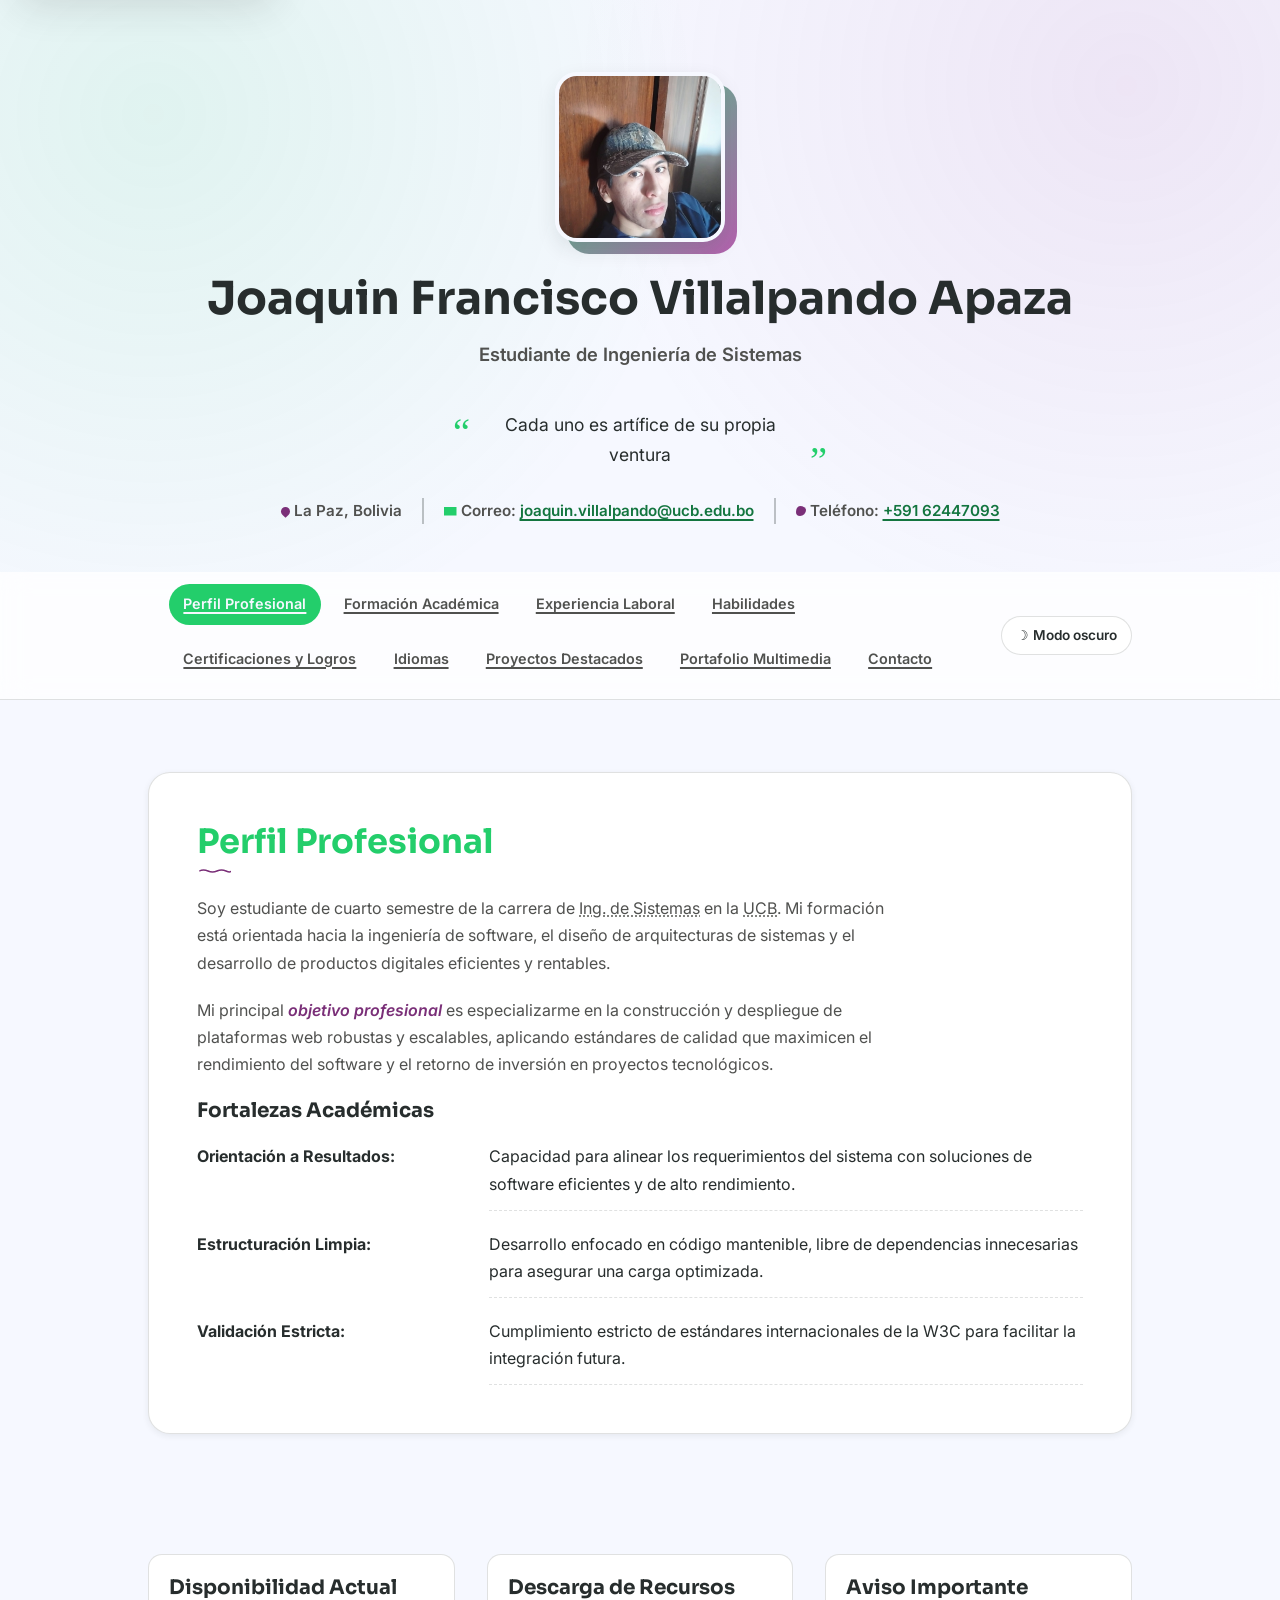
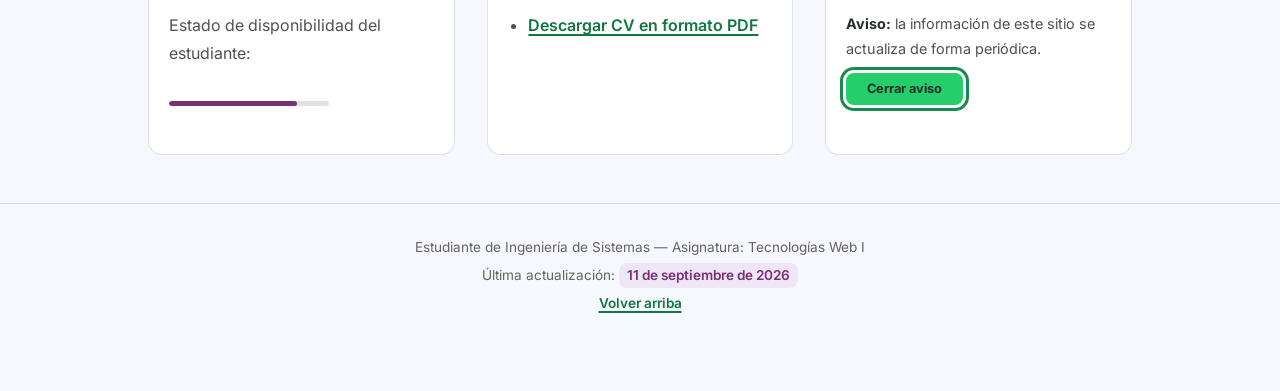
<file: index.html>
<!DOCTYPE html>
<html lang="es">
<head>
    <meta charset="UTF-8">
    <meta name="viewport" content="width=device-width, initial-scale=1.0">
    <meta name="description" content="Perfil profesional de Joaquin Villalpando, estudiante de Ingeniería de Sistemas en la UCB.">
    <meta name="author" content="Joaquin Francisco Villalpando Apaza">
    <title>Perfil Profesional — Joaquin Villalpando</title>

    <link rel="preconnect" href="https://fonts.googleapis.com">
    <link rel="preconnect" href="https://fonts.gstatic.com" crossorigin>
    <link href="https://fonts.googleapis.com/css2?family=Sora:wght@600;700;800&family=Inter:wght@400;500;600;700&display=swap" rel="stylesheet">

    <link rel="stylesheet" href="css/styles.css">
    <script src="js/main.js" defer></script>
</head>
<body>
    <a href="#contenido_principal">Saltar al contenido principal</a>
    <header role="banner" id="tope">
        <div class="contenedor">
            <picture class="foto_perfil_marco">
                <source media="(min-width: 100px)" srcset="assets/images/foto-perfil.png">
                <img src="assets/images/foto-perfil.png" alt="Fotografía profesional de primer plano de Joaquin Francisco Villalpando Apaza" width="150" loading="lazy" class="foto_perfil">
            </picture>
            <h1>Joaquin Francisco Villalpando Apaza</h1>
            <p class="rol_profesional">Estudiante de Ingeniería de Sistemas</p>
            <p class="cita_destacada"><em>Cada uno es artífice de su propia ventura</em></p>
            <address class="direccion_contacto">
                <p>La Paz, Bolivia</p>
                <p>Correo: <a href="mailto:joaquin.villalpando@ucb.edu.bo">joaquin.villalpando@ucb.edu.bo</a></p>
                <p>Teléfono: <a href="tel:+59162447093">+591 62447093</a></p>
            </address>
        </div>
    </header>

    <nav aria-label="Navegación principal del sitio">
        <div class="contenedor barra_navegacion">
            <button type="button" id="boton_menu_movil" class="boton_menu_movil" aria-expanded="false" aria-controls="menu_principal" aria-label="Abrir menú de navegación">
                <span></span><span></span><span></span>
            </button>
            <ul id="menu_principal" class="menu_principal">
                <li><a href="index.html#perfil" class="enlace_nav activo" aria-current="page">Perfil Profesional</a></li>
                <li><a href="formacion.html#estudios" class="enlace_nav">Formación Académica</a></li>
                <li><a href="experiencia.html#experiencia" class="enlace_nav">Experiencia Laboral</a></li>
                <li><a href="habilidades.html#habilidades" class="enlace_nav">Habilidades</a></li>
                <li><a href="certificaciones.html#certificaciones" class="enlace_nav">Certificaciones y Logros</a></li>
                <li><a href="idiomas.html#idiomas" class="enlace_nav">Idiomas</a></li>
                <li><a href="proyectos.html#proyectos" class="enlace_nav">Proyectos Destacados</a></li>
                <li><a href="multimedia.html#multimedia" class="enlace_nav">Portafolio Multimedia</a></li>
                <li><a href="contacto.html#contacto" class="enlace_nav">Contacto</a></li>
            </ul>
            <button type="button" id="boton_tema" class="boton_tema" aria-label="Cambiar tema de color">
                <span id="icono_tema" aria-hidden="true">&#9789;</span>
                <span id="texto_tema">Modo oscuro</span>
            </button>
        </div>
    </nav>

    <main id="contenido_principal" role="main">
        <div class="contenedor">
            <section id="perfil" aria-labelledby="titulo_perfil">
                <h2 id="titulo_perfil">Perfil Profesional</h2>
                <p>
                    Soy estudiante de cuarto semestre de la carrera de
                    <abbr title="Ingeniería de Sistemas">Ing. de Sistemas</abbr>
                    en la
                    <abbr title="Universidad Católica Boliviana San Pablo">UCB</abbr>.
                    Mi formación está orientada hacia la ingeniería de software, el diseño de arquitecturas
                    de sistemas y el desarrollo de productos digitales eficientes y rentables.
                </p>
                <p>
                    Mi principal <dfn id="def_objetivo">objetivo profesional</dfn> es especializarme en la
                    construcción y despliegue de plataformas web robustas y escalables, aplicando estándares
                    de calidad que maximicen el rendimiento del software y el retorno de inversión en
                    proyectos tecnológicos.
                </p>
                <h3>Fortalezas Académicas</h3>
                <dl class="lista_fortalezas">
                    <dt><strong>Orientación a Resultados:</strong></dt>
                    <dd>Capacidad para alinear los requerimientos del sistema con soluciones de software eficientes y de alto rendimiento.</dd>
                    <dt><strong>Estructuración Limpia:</strong></dt>
                    <dd>Desarrollo enfocado en código mantenible, libre de dependencias innecesarias para asegurar una carga optimizada.</dd>
                    <dt><strong>Validación Estricta:</strong></dt>
                    <dd>Cumplimiento estricto de estándares internacionales de la W3C para facilitar la integración futura.</dd>
                </dl>
            </section>
        </div>
    </main>
    <aside class="barra_lateral" aria-label="Información adicional">
        <div class="contenedor">
            <section aria-labelledby="titulo_disponibilidad">
                <h3 id="titulo_disponibilidad">Disponibilidad Actual</h3>
                <p>Estado de disponibilidad del estudiante:</p>
                <p><meter min="0" max="100" low="30" high="70" optimum="90" value="80">Disponible</meter></p>
            </section>
            <section aria-labelledby="titulo_descargas">
                <h3 id="titulo_descargas">Descarga de Recursos</h3>
                <ul>
                    <li><a href="assets/documents/hoja-de-vida-joaquin-villalpando.pdf" download="CV_Estudiante_Sistemas.pdf">Descargar CV en formato PDF</a></li>
                </ul>
            </section>
            <section aria-labelledby="titulo_aviso" id="tarjeta_aviso">
                <h3 id="titulo_aviso">Aviso Importante</h3>
                <dialog id="dialogo_aviso">
                    <p><strong>Aviso:</strong> la información de este sitio se actualiza de forma periódica.</p>
                    <form method="dialog">
                        <button type="submit" id="boton_cerrar_aviso">Cerrar aviso</button>
                    </form>
                </dialog>
            </section>
        </div>
    </aside>

    <footer role="contentinfo">
        <div class="contenedor">
            <p>Estudiante de Ingeniería de Sistemas — Asignatura: Tecnologías Web I</p>
            <p>Última actualización: <time datetime="2026-09-11">11 de septiembre de 2026</time></p>
            <p><a href="#tope">Volver arriba</a></p>
        </div>
    </footer>

</body>
</html>
</file>
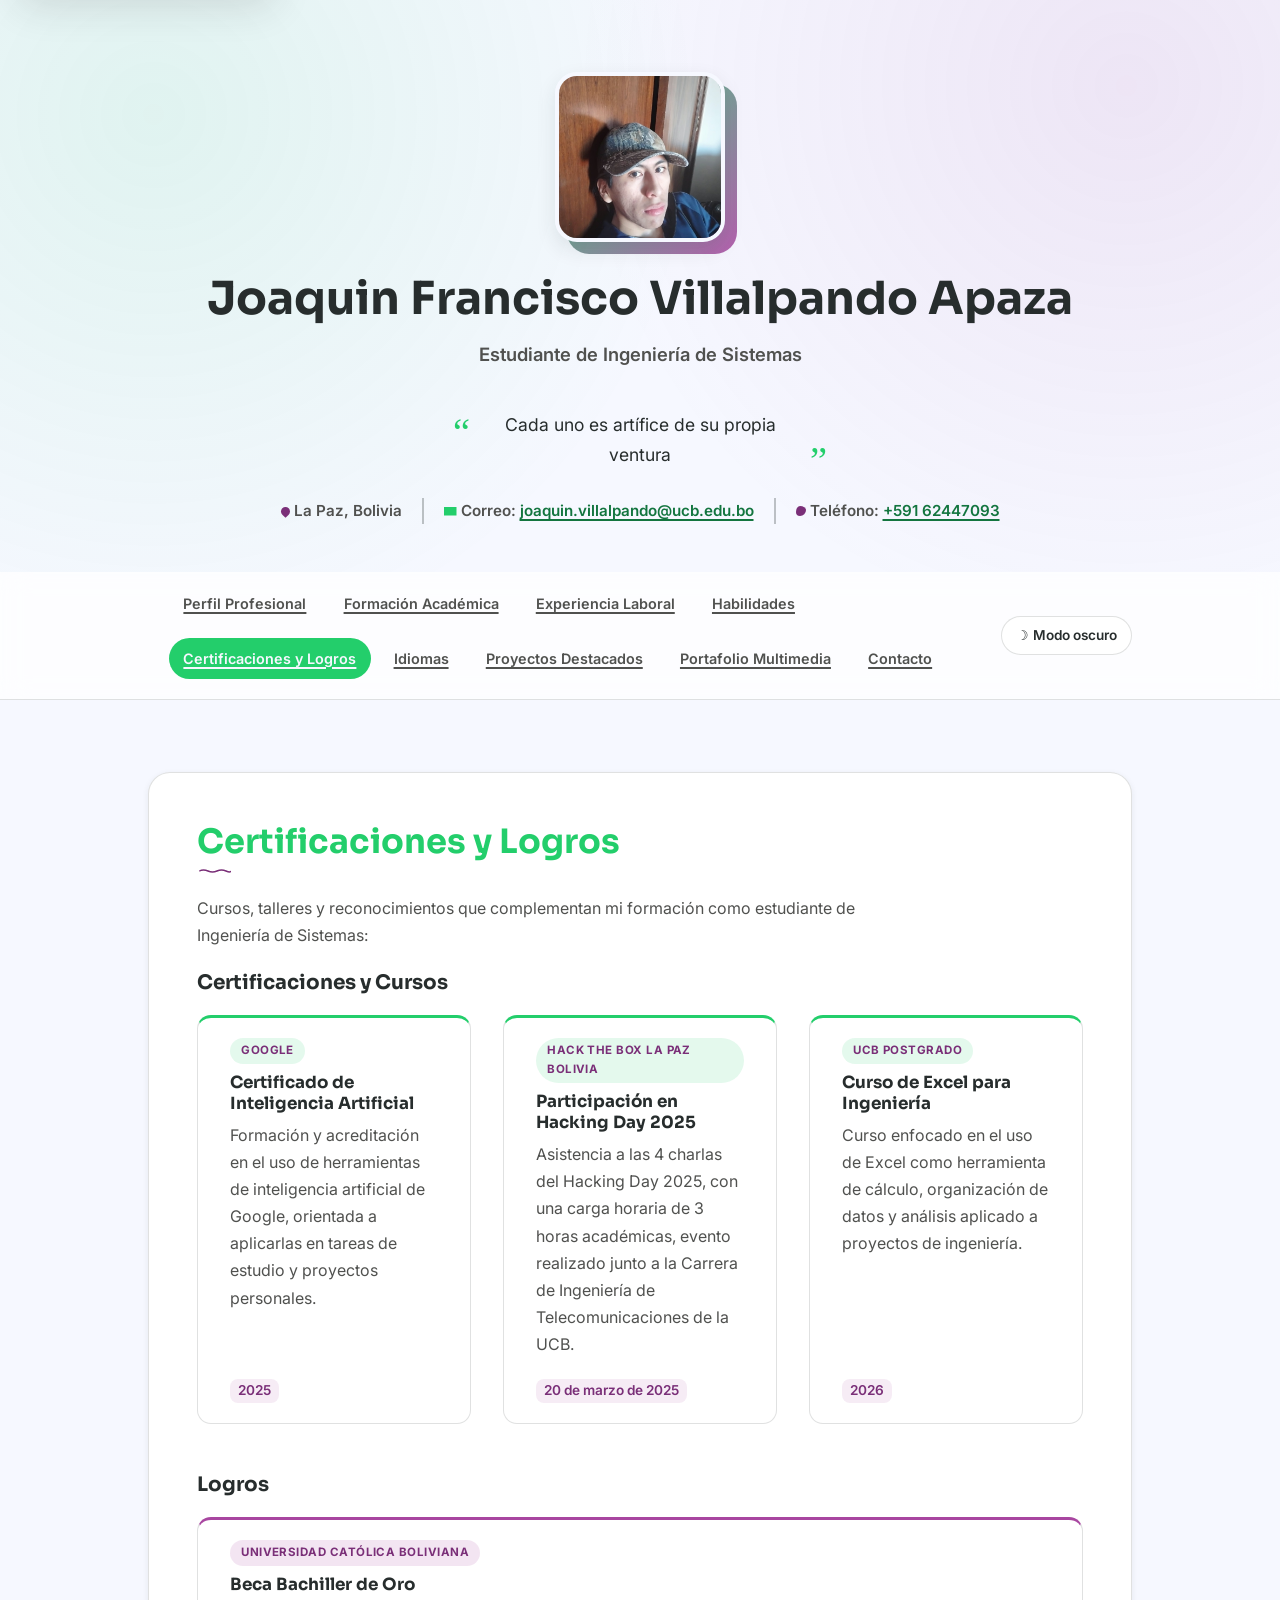
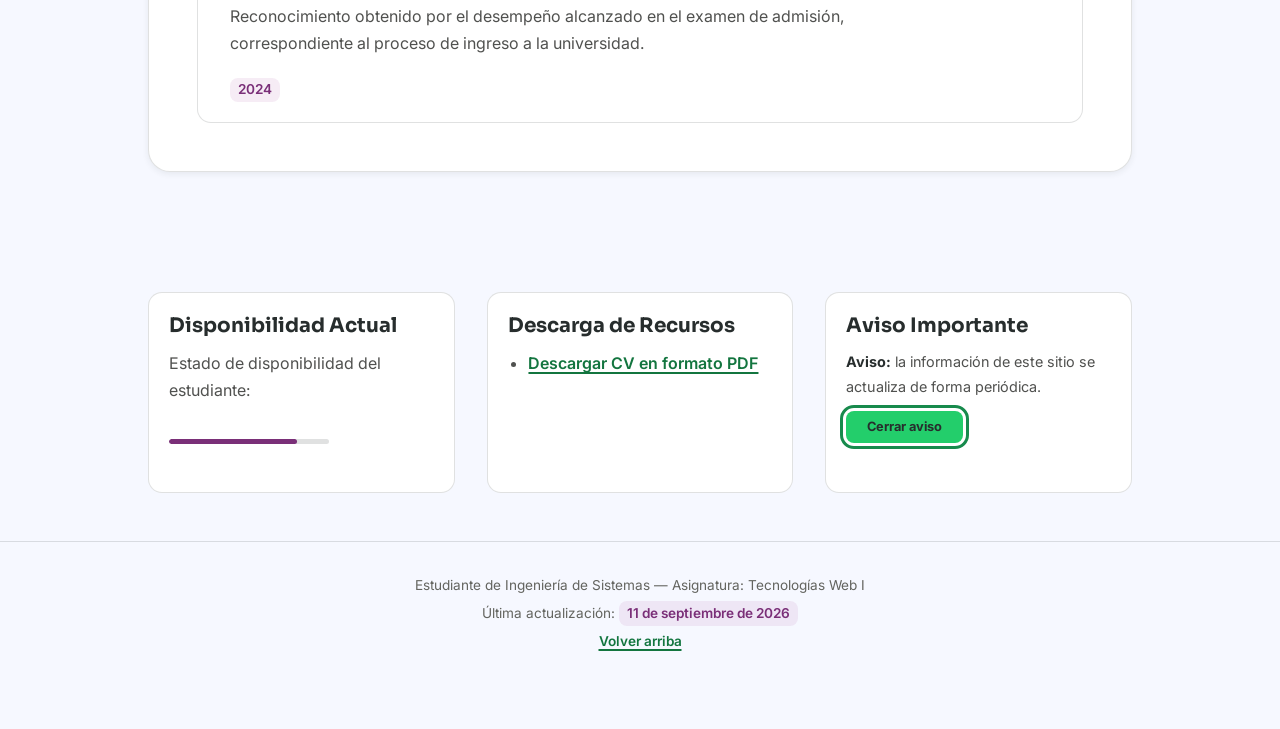
<file: certificaciones.html>
<!DOCTYPE html>
<html lang="es">
<head>
    <meta charset="UTF-8">
    <meta name="viewport" content="width=device-width, initial-scale=1.0">
    <meta name="description" content="Certificaciones, cursos y logros académicos de Joaquin Villalpando.">
    <meta name="author" content="Joaquin Francisco Villalpando Apaza">
    <title>Certificaciones y Logros — Joaquin Villalpando</title>

    <link rel="preconnect" href="https://fonts.googleapis.com">
    <link rel="preconnect" href="https://fonts.gstatic.com" crossorigin>
    <link href="https://fonts.googleapis.com/css2?family=Sora:wght@600;700;800&family=Inter:wght@400;500;600;700&display=swap" rel="stylesheet">

    <link rel="stylesheet" href="css/styles.css">
    <script src="js/main.js" defer></script>
</head>
<body>
    <a href="#contenido_principal">Saltar al contenido principal</a>
    <header role="banner" id="tope">
        <div class="contenedor">
            <picture class="foto_perfil_marco">
                <source media="(min-width: 100px)" srcset="assets/images/foto-perfil.png">
                <img src="assets/images/foto-perfil.png" alt="Fotografía profesional de primer plano de Joaquin Francisco Villalpando Apaza" width="150" loading="lazy" class="foto_perfil">
            </picture>
            <h1>Joaquin Francisco Villalpando Apaza</h1>
            <p class="rol_profesional">Estudiante de Ingeniería de Sistemas</p>
            <p class="cita_destacada"><em>Cada uno es artífice de su propia ventura</em></p>
            <address class="direccion_contacto">
                <p>La Paz, Bolivia</p>
                <p>Correo: <a href="mailto:joaquin.villalpando@ucb.edu.bo">joaquin.villalpando@ucb.edu.bo</a></p>
                <p>Teléfono: <a href="tel:+59162447093">+591 62447093</a></p>
            </address>
        </div>
    </header>

    <nav aria-label="Navegación principal del sitio">
        <div class="contenedor barra_navegacion">
            <button type="button" id="boton_menu_movil" class="boton_menu_movil" aria-expanded="false" aria-controls="menu_principal" aria-label="Abrir menú de navegación">
                <span></span><span></span><span></span>
            </button>
            <ul id="menu_principal" class="menu_principal">
                <li><a href="index.html#perfil" class="enlace_nav">Perfil Profesional</a></li>
                <li><a href="formacion.html#estudios" class="enlace_nav">Formación Académica</a></li>
                <li><a href="experiencia.html#experiencia" class="enlace_nav">Experiencia Laboral</a></li>
                <li><a href="habilidades.html#habilidades" class="enlace_nav">Habilidades</a></li>
                <li><a href="certificaciones.html#certificaciones" class="enlace_nav activo" aria-current="page">Certificaciones y Logros</a></li>
                <li><a href="idiomas.html#idiomas" class="enlace_nav">Idiomas</a></li>
                <li><a href="proyectos.html#proyectos" class="enlace_nav">Proyectos Destacados</a></li>
                <li><a href="multimedia.html#multimedia" class="enlace_nav">Portafolio Multimedia</a></li>
                <li><a href="contacto.html#contacto" class="enlace_nav">Contacto</a></li>
            </ul>
            <button type="button" id="boton_tema" class="boton_tema" aria-label="Cambiar tema de color">
                <span id="icono_tema" aria-hidden="true">&#9789;</span>
                <span id="texto_tema">Modo oscuro</span>
            </button>
        </div>
    </nav>

    <main id="contenido_principal" role="main">
        <div class="contenedor">
            <section id="certificaciones" aria-labelledby="titulo_certificaciones">
                <h2 id="titulo_certificaciones">Certificaciones y Logros</h2>
                <p>Cursos, talleres y reconocimientos que complementan mi formación como estudiante de Ingeniería de Sistemas:</p>

                <h3>Certificaciones y Cursos</h3>
                <div class="rejilla_certificaciones">
                    <article class="tarjeta_certificado">
                        <p class="etiqueta_certificado">Google</p>
                        <h4>Certificado de Inteligencia Artificial</h4>
                        <p>Formación y acreditación en el uso de herramientas de inteligencia artificial de Google, orientada a aplicarlas en tareas de estudio y proyectos personales.</p>
                        <p><time datetime="2025">2025</time></p>
                    </article>
                    <article class="tarjeta_certificado">
                        <p class="etiqueta_certificado">Hack The Box La Paz Bolivia</p>
                        <h4>Participación en Hacking Day 2025</h4>
                        <p>Asistencia a las 4 charlas del Hacking Day 2025, con una carga horaria de 3 horas académicas, evento realizado junto a la Carrera de Ingeniería de Telecomunicaciones de la UCB.</p>
                        <p><time datetime="2025-03-20">20 de marzo de 2025</time></p>
                    </article>
                    <article class="tarjeta_certificado">
                        <p class="etiqueta_certificado">UCB Postgrado</p>
                        <h4>Curso de Excel para Ingeniería</h4>
                        <p>Curso enfocado en el uso de Excel como herramienta de cálculo, organización de datos y análisis aplicado a proyectos de ingeniería.</p>
                        <p><time datetime="2026">2026</time></p>
                    </article>
                </div>

                <h3>Logros</h3>
                <div class="rejilla_certificaciones">
                    <article class="tarjeta_certificado tarjeta_logro">
                        <p class="etiqueta_certificado">Universidad Católica Boliviana</p>
                        <h4>Beca Bachiller de Oro</h4>
                        <p>Reconocimiento obtenido por el desempeño alcanzado en el examen de admisión, correspondiente al proceso de ingreso a la universidad.</p>
                        <p><time datetime="2024">2024</time></p>
                    </article>
                </div>
            </section>
        </div>
    </main>
    <aside class="barra_lateral" aria-label="Información adicional">
        <div class="contenedor">
            <section aria-labelledby="titulo_disponibilidad">
                <h3 id="titulo_disponibilidad">Disponibilidad Actual</h3>
                <p>Estado de disponibilidad del estudiante:</p>
                <p><meter min="0" max="100" low="30" high="70" optimum="90" value="80">Disponible</meter></p>
            </section>
            <section aria-labelledby="titulo_descargas">
                <h3 id="titulo_descargas">Descarga de Recursos</h3>
                <ul>
                    <li><a href="assets/documents/hoja-de-vida-joaquin-villalpando.pdf" download="CV_Estudiante_Sistemas.pdf">Descargar CV en formato PDF</a></li>
                </ul>
            </section>
            <section aria-labelledby="titulo_aviso" id="tarjeta_aviso">
                <h3 id="titulo_aviso">Aviso Importante</h3>
                <dialog id="dialogo_aviso">
                    <p><strong>Aviso:</strong> la información de este sitio se actualiza de forma periódica.</p>
                    <form method="dialog">
                        <button type="submit" id="boton_cerrar_aviso">Cerrar aviso</button>
                    </form>
                </dialog>
            </section>
        </div>
    </aside>

    <footer role="contentinfo">
        <div class="contenedor">
            <p>Estudiante de Ingeniería de Sistemas — Asignatura: Tecnologías Web I</p>
            <p>Última actualización: <time datetime="2026-09-11">11 de septiembre de 2026</time></p>
            <p><a href="#tope">Volver arriba</a></p>
        </div>
    </footer>

</body>
</html>
</file>
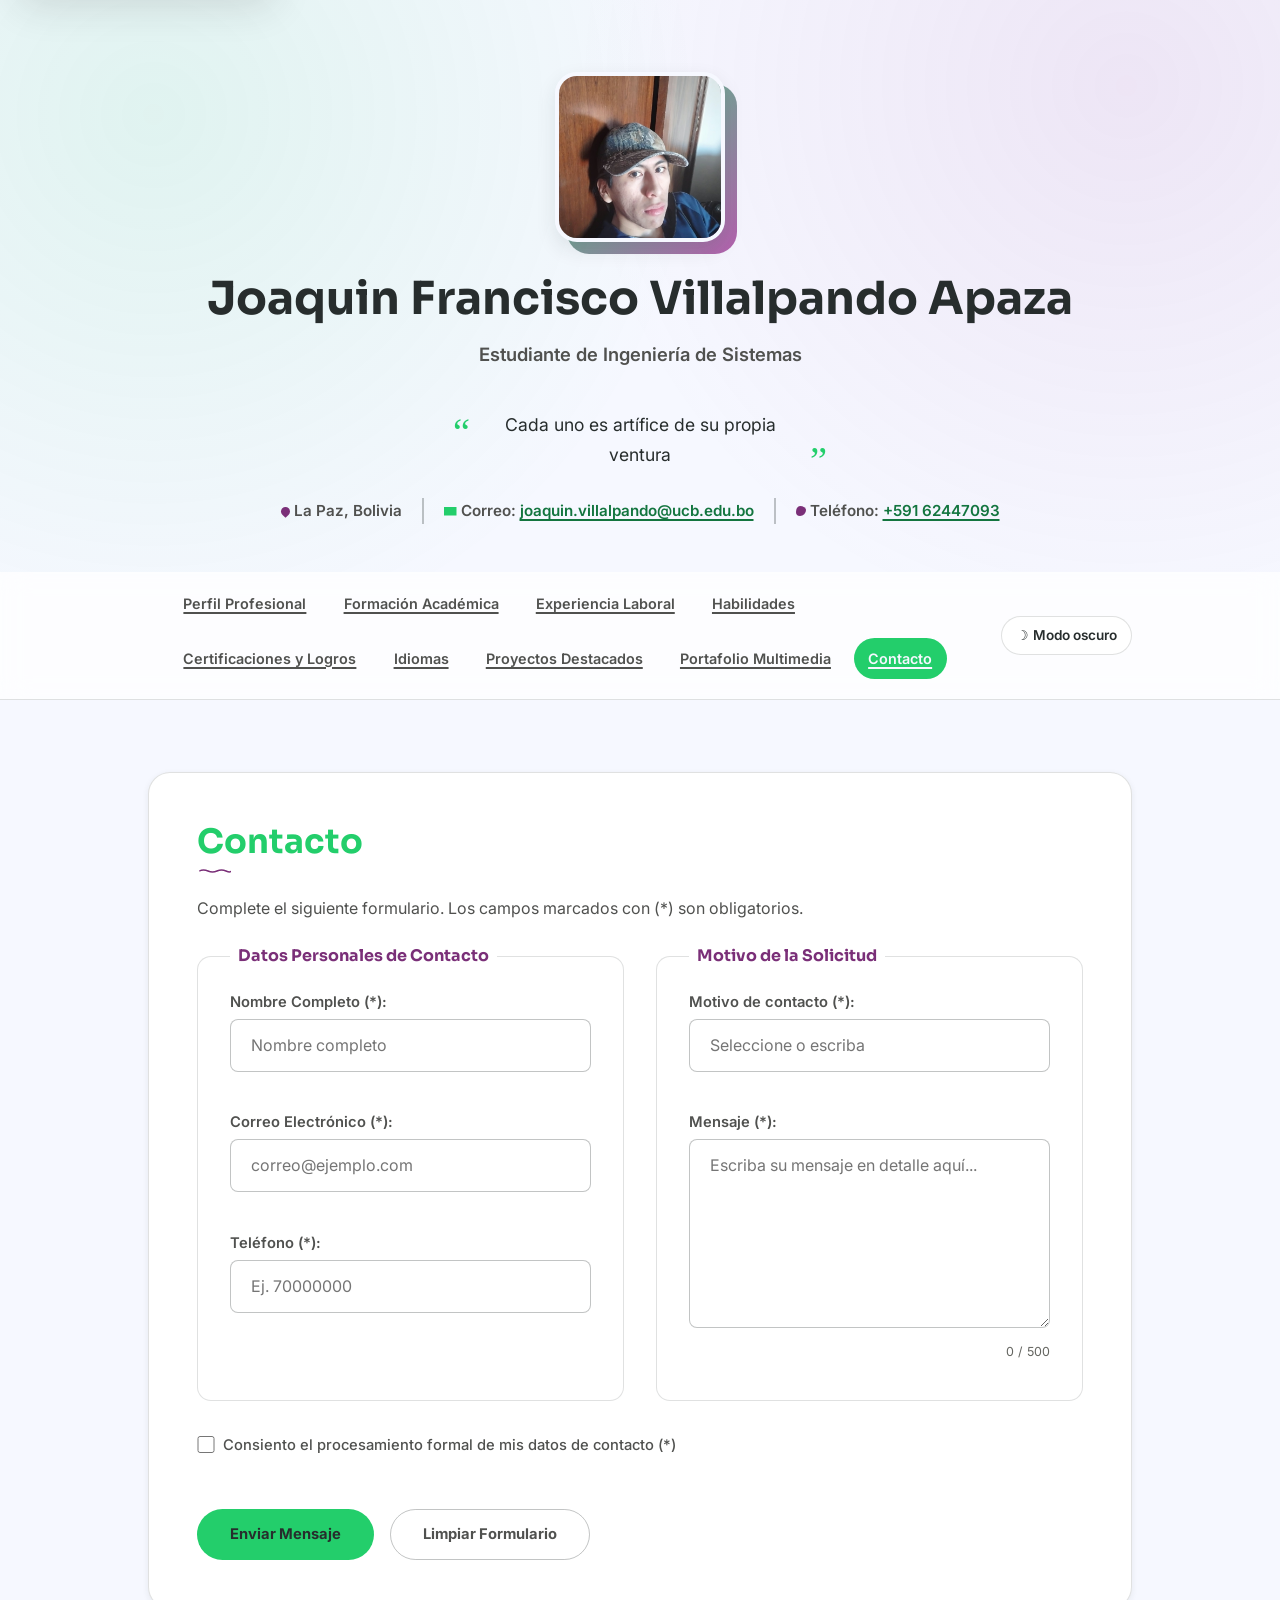
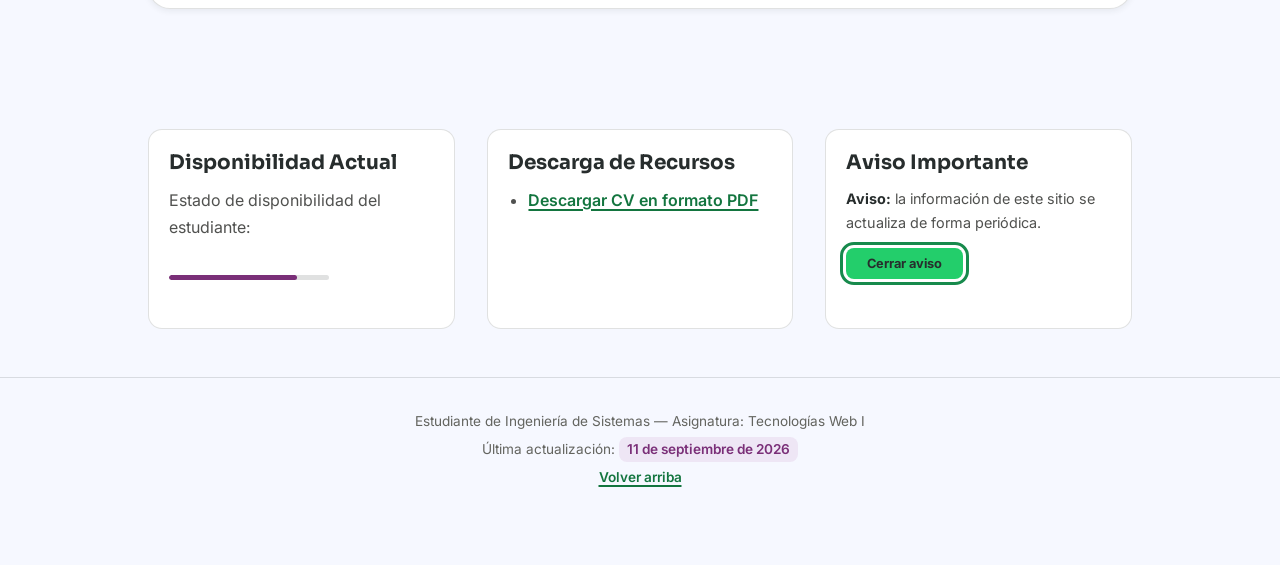
<file: contacto.html>
<!DOCTYPE html>
<html lang="es">
<head>
    <meta charset="UTF-8">
    <meta name="viewport" content="width=device-width, initial-scale=1.0">
    <meta name="description" content="Formulario e información de contacto de Joaquin Villalpando.">
    <meta name="author" content="Joaquin Francisco Villalpando Apaza">
    <title>Contacto — Joaquin Villalpando</title>

    <link rel="preconnect" href="https://fonts.googleapis.com">
    <link rel="preconnect" href="https://fonts.gstatic.com" crossorigin>
    <link href="https://fonts.googleapis.com/css2?family=Sora:wght@600;700;800&family=Inter:wght@400;500;600;700&display=swap" rel="stylesheet">

    <link rel="stylesheet" href="css/styles.css">
    <script src="js/main.js" defer></script>
</head>
<body>
    <a href="#contenido_principal">Saltar al contenido principal</a>
    <header role="banner" id="tope">
        <div class="contenedor">
            <picture class="foto_perfil_marco">
                <source media="(min-width: 100px)" srcset="assets/images/foto-perfil.png">
                <img src="assets/images/foto-perfil.png" alt="Fotografía profesional de primer plano de Joaquin Francisco Villalpando Apaza" width="150" loading="lazy" class="foto_perfil">
            </picture>
            <h1>Joaquin Francisco Villalpando Apaza</h1>
            <p class="rol_profesional">Estudiante de Ingeniería de Sistemas</p>
            <p class="cita_destacada"><em>Cada uno es artífice de su propia ventura</em></p>
            <address class="direccion_contacto">
                <p>La Paz, Bolivia</p>
                <p>Correo: <a href="mailto:joaquin.villalpando@ucb.edu.bo">joaquin.villalpando@ucb.edu.bo</a></p>
                <p>Teléfono: <a href="tel:+59162447093">+591 62447093</a></p>
            </address>
        </div>
    </header>

    <nav aria-label="Navegación principal del sitio">
        <div class="contenedor barra_navegacion">
            <button type="button" id="boton_menu_movil" class="boton_menu_movil" aria-expanded="false" aria-controls="menu_principal" aria-label="Abrir menú de navegación">
                <span></span><span></span><span></span>
            </button>
            <ul id="menu_principal" class="menu_principal">
                <li><a href="index.html#perfil" class="enlace_nav">Perfil Profesional</a></li>
                <li><a href="formacion.html#estudios" class="enlace_nav">Formación Académica</a></li>
                <li><a href="experiencia.html#experiencia" class="enlace_nav">Experiencia Laboral</a></li>
                <li><a href="habilidades.html#habilidades" class="enlace_nav">Habilidades</a></li>
                <li><a href="certificaciones.html#certificaciones" class="enlace_nav">Certificaciones y Logros</a></li>
                <li><a href="idiomas.html#idiomas" class="enlace_nav">Idiomas</a></li>
                <li><a href="proyectos.html#proyectos" class="enlace_nav">Proyectos Destacados</a></li>
                <li><a href="multimedia.html#multimedia" class="enlace_nav">Portafolio Multimedia</a></li>
                <li><a href="contacto.html#contacto" class="enlace_nav activo" aria-current="page">Contacto</a></li>
            </ul>
            <button type="button" id="boton_tema" class="boton_tema" aria-label="Cambiar tema de color">
                <span id="icono_tema" aria-hidden="true">&#9789;</span>
                <span id="texto_tema">Modo oscuro</span>
            </button>
        </div>
    </nav>

    <main id="contenido_principal" role="main">
        <div class="contenedor">
            <section id="contacto" aria-labelledby="titulo_contacto">
                <h2 id="titulo_contacto">Contacto</h2>
                <p>Complete el siguiente formulario. Los campos marcados con (*) son obligatorios.</p>
                <div id="mensaje_estado_formulario" class="mensaje_estado" role="status" aria-live="polite" hidden></div>
                <form id="formulario_contacto" class="formulario_contacto" action="#" method="post" novalidate>
                    <fieldset>
                        <legend>Datos Personales de Contacto</legend>
                        <p>
                            <label for="txt_nombre">Nombre Completo (*):</label>
                            <input type="text" id="txt_nombre" name="nombre" placeholder="Nombre completo" required minlength="4" maxlength="80" pattern="[A-Za-zÁÉÍÓÚáéíóúÑñ\s]+" title="Utilice únicamente letras y espacios en el nombre">
                            <small class="texto_error" id="error_txt_nombre" role="alert"></small>
                        </p>
                        <p>
                            <label for="txt_correo">Correo Electrónico (*):</label>
                            <input type="email" id="txt_correo" name="correo" placeholder="correo@ejemplo.com" required>
                            <small class="texto_error" id="error_txt_correo" role="alert"></small>
                        </p>
                        <p>
                            <label for="txt_telefono">Teléfono (*):</label>
                            <input type="tel" id="txt_telefono" name="telefono" placeholder="Ej. 70000000" required pattern="(\+591|591)?[67][0-9]{7}" title="Número celular boliviano de 8 dígitos, ej. 70000000">
                            <small class="texto_error" id="error_txt_telefono" role="alert"></small>
                        </p>
                    </fieldset>
                    <fieldset>
                        <legend>Motivo de la Solicitud</legend>
                        <p>
                            <label for="txt_motivo">Motivo de contacto (*):</label>
                            <input type="text" id="txt_motivo" name="motivo" list="opciones_motivo" placeholder="Seleccione o escriba" required>
                            <datalist id="opciones_motivo">
                                <option value="Colaboración en proyectos"></option>
                                <option value="Oportunidades de pasantía"></option>
                                <option value="Consultas técnicas de código"></option>
                                <option value="Otros temas profesionales"></option>
                            </datalist>
                            <small class="texto_error" id="error_txt_motivo" role="alert"></small>
                        </p>
                        <p>
                            <label for="txt_mensaje">Mensaje (*):</label>
                            <textarea id="txt_mensaje" name="mensaje" rows="6" placeholder="Escriba su mensaje en detalle aquí..." required minlength="10" maxlength="500"></textarea>
                            <small id="contador_caracteres" class="contador_caracteres">0 / 500</small>
                            <small class="texto_error" id="error_txt_mensaje" role="alert"></small>
                        </p>
                    </fieldset>
                    <p>
                        <label for="chk_aceptacion">
                            <input type="checkbox" id="chk_aceptacion" name="aceptacion" required>
                            Consiento el procesamiento formal de mis datos de contacto (*)
                        </label>
                        <small class="texto_error" id="error_chk_aceptacion" role="alert"></small>
                    </p>
                    <p>
                        <button type="submit">Enviar Mensaje</button>
                        <button type="reset">Limpiar Formulario</button>
                    </p>
                </form>
            </section>
        </div>
    </main>
    <aside class="barra_lateral" aria-label="Información adicional">
        <div class="contenedor">
            <section aria-labelledby="titulo_disponibilidad">
                <h3 id="titulo_disponibilidad">Disponibilidad Actual</h3>
                <p>Estado de disponibilidad del estudiante:</p>
                <p><meter min="0" max="100" low="30" high="70" optimum="90" value="80">Disponible</meter></p>
            </section>
            <section aria-labelledby="titulo_descargas">
                <h3 id="titulo_descargas">Descarga de Recursos</h3>
                <ul>
                    <li><a href="assets/documents/hoja-de-vida-joaquin-villalpando.pdf" download="CV_Estudiante_Sistemas.pdf">Descargar CV en formato PDF</a></li>
                </ul>
            </section>
            <section aria-labelledby="titulo_aviso" id="tarjeta_aviso">
                <h3 id="titulo_aviso">Aviso Importante</h3>
                <dialog id="dialogo_aviso">
                    <p><strong>Aviso:</strong> la información de este sitio se actualiza de forma periódica.</p>
                    <form method="dialog">
                        <button type="submit" id="boton_cerrar_aviso">Cerrar aviso</button>
                    </form>
                </dialog>
            </section>
        </div>
    </aside>

    <footer role="contentinfo">
        <div class="contenedor">
            <p>Estudiante de Ingeniería de Sistemas — Asignatura: Tecnologías Web I</p>
            <p>Última actualización: <time datetime="2026-09-11">11 de septiembre de 2026</time></p>
            <p><a href="#tope">Volver arriba</a></p>
        </div>
    </footer>

</body>
</html>
</file>
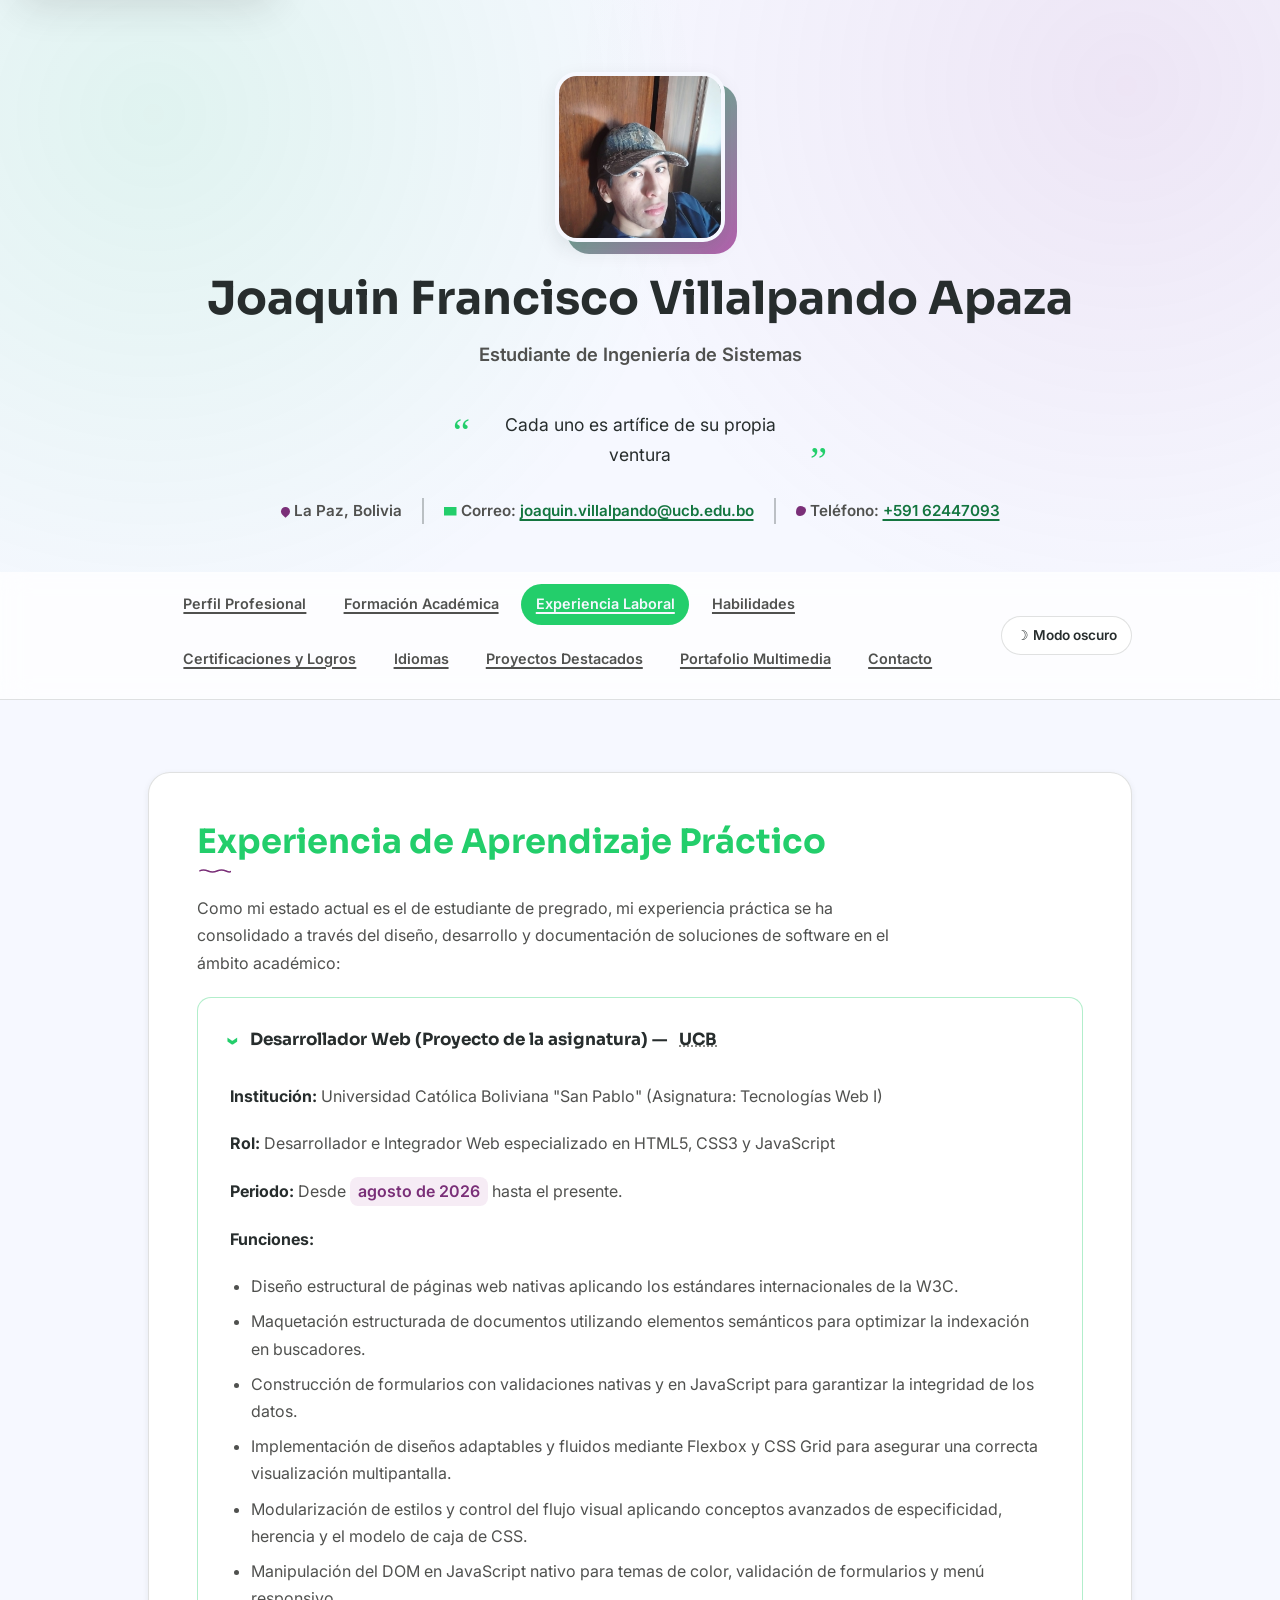
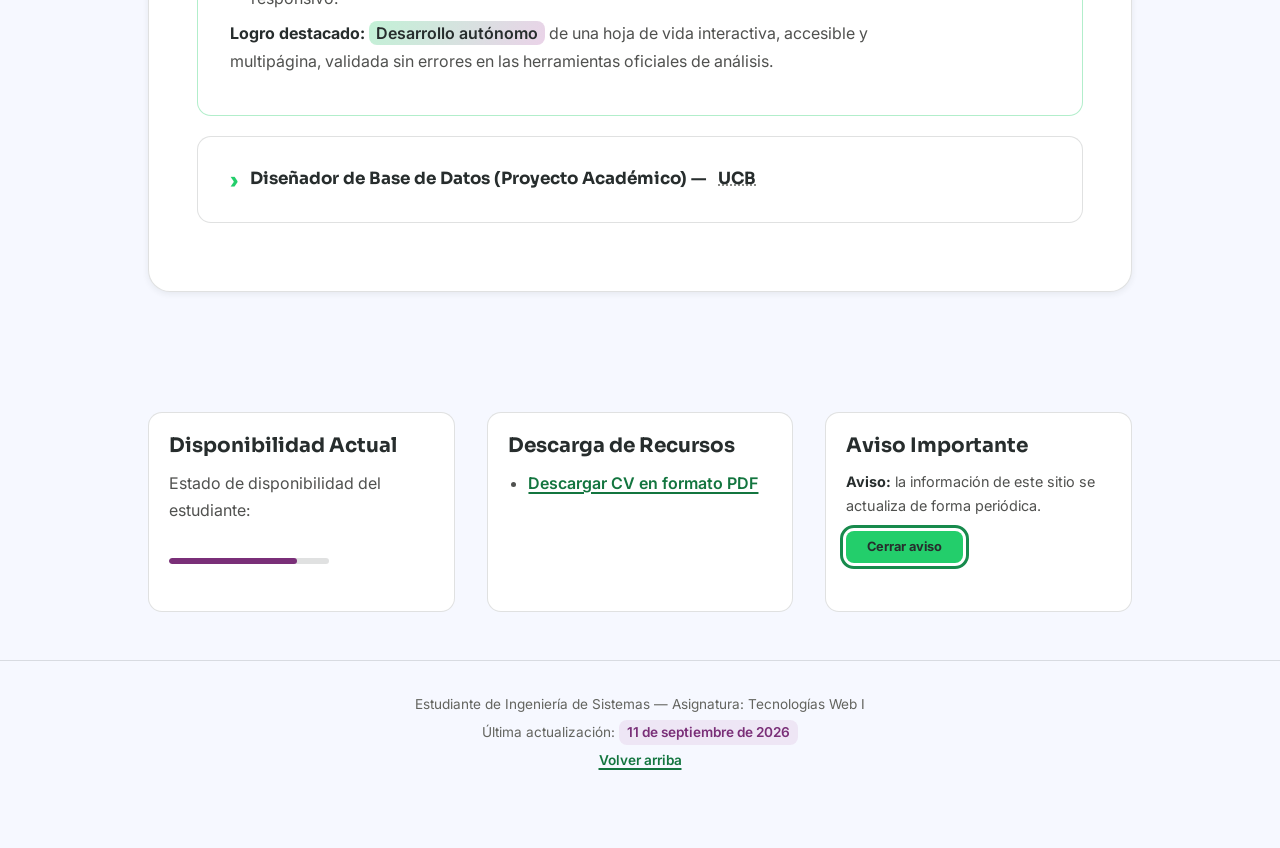
<file: experiencia.html>
<!DOCTYPE html>
<html lang="es">
<head>
    <meta charset="UTF-8">
    <meta name="viewport" content="width=device-width, initial-scale=1.0">
    <meta name="description" content="Experiencia práctica y proyectos académicos de Joaquin Villalpando.">
    <meta name="author" content="Joaquin Francisco Villalpando Apaza">
    <title>Experiencia Laboral — Joaquin Villalpando</title>

    <link rel="preconnect" href="https://fonts.googleapis.com">
    <link rel="preconnect" href="https://fonts.gstatic.com" crossorigin>
    <link href="https://fonts.googleapis.com/css2?family=Sora:wght@600;700;800&family=Inter:wght@400;500;600;700&display=swap" rel="stylesheet">

    <link rel="stylesheet" href="css/styles.css">
    <script src="js/main.js" defer></script>
</head>
<body>
    <a href="#contenido_principal">Saltar al contenido principal</a>
    <header role="banner" id="tope">
        <div class="contenedor">
            <picture class="foto_perfil_marco">
                <source media="(min-width: 100px)" srcset="assets/images/foto-perfil.png">
                <img src="assets/images/foto-perfil.png" alt="Fotografía profesional de primer plano de Joaquin Francisco Villalpando Apaza" width="150" loading="lazy" class="foto_perfil">
            </picture>
            <h1>Joaquin Francisco Villalpando Apaza</h1>
            <p class="rol_profesional">Estudiante de Ingeniería de Sistemas</p>
            <p class="cita_destacada"><em>Cada uno es artífice de su propia ventura</em></p>
            <address class="direccion_contacto">
                <p>La Paz, Bolivia</p>
                <p>Correo: <a href="mailto:joaquin.villalpando@ucb.edu.bo">joaquin.villalpando@ucb.edu.bo</a></p>
                <p>Teléfono: <a href="tel:+59162447093">+591 62447093</a></p>
            </address>
        </div>
    </header>

    <nav aria-label="Navegación principal del sitio">
        <div class="contenedor barra_navegacion">
            <button type="button" id="boton_menu_movil" class="boton_menu_movil" aria-expanded="false" aria-controls="menu_principal" aria-label="Abrir menú de navegación">
                <span></span><span></span><span></span>
            </button>
            <ul id="menu_principal" class="menu_principal">
                <li><a href="index.html#perfil" class="enlace_nav">Perfil Profesional</a></li>
                <li><a href="formacion.html#estudios" class="enlace_nav">Formación Académica</a></li>
                <li><a href="experiencia.html#experiencia" class="enlace_nav activo" aria-current="page">Experiencia Laboral</a></li>
                <li><a href="habilidades.html#habilidades" class="enlace_nav">Habilidades</a></li>
                <li><a href="certificaciones.html#certificaciones" class="enlace_nav">Certificaciones y Logros</a></li>
                <li><a href="idiomas.html#idiomas" class="enlace_nav">Idiomas</a></li>
                <li><a href="proyectos.html#proyectos" class="enlace_nav">Proyectos Destacados</a></li>
                <li><a href="multimedia.html#multimedia" class="enlace_nav">Portafolio Multimedia</a></li>
                <li><a href="contacto.html#contacto" class="enlace_nav">Contacto</a></li>
            </ul>
            <button type="button" id="boton_tema" class="boton_tema" aria-label="Cambiar tema de color">
                <span id="icono_tema" aria-hidden="true">&#9789;</span>
                <span id="texto_tema">Modo oscuro</span>
            </button>
        </div>
    </nav>

    <main id="contenido_principal" role="main">
        <div class="contenedor">
            <section id="experiencia" aria-labelledby="titulo_experiencia">
                <h2 id="titulo_experiencia">Experiencia de Aprendizaje Práctico</h2>
                <p>Como mi estado actual es el de estudiante de pregrado, mi experiencia práctica se ha consolidado a través del diseño, desarrollo y documentación de soluciones de software en el ámbito académico:</p>
                <details open>
                    <summary>Desarrollador Web (Proyecto de la asignatura) — <abbr title="Universidad Católica Boliviana San Pablo">UCB</abbr></summary>
                    <p><strong>Institución:</strong> Universidad Católica Boliviana "San Pablo" (Asignatura: Tecnologías Web I)</p>
                    <p><strong>Rol:</strong> Desarrollador e Integrador Web especializado en HTML5, CSS3 y JavaScript</p>
                    <p><strong>Periodo:</strong> Desde <time datetime="2026-08">agosto de 2026</time> hasta el presente.</p>
                    <p><strong>Funciones:</strong></p>
                    <ul>
                        <li>Diseño estructural de páginas web nativas aplicando los estándares internacionales de la W3C.</li>
                        <li>Maquetación estructurada de documentos utilizando elementos semánticos para optimizar la indexación en buscadores.</li>
                        <li>Construcción de formularios con validaciones nativas y en JavaScript para garantizar la integridad de los datos.</li>
                        <li>Implementación de diseños adaptables y fluidos mediante Flexbox y CSS Grid para asegurar una correcta visualización multipantalla.</li>
                        <li>Modularización de estilos y control del flujo visual aplicando conceptos avanzados de especificidad, herencia y el modelo de caja de CSS.</li>
                        <li>Manipulación del DOM en JavaScript nativo para temas de color, validación de formularios y menú responsivo.</li>
                    </ul>
                    <p><strong>Logro destacado:</strong> <mark>Desarrollo autónomo</mark> de una hoja de vida interactiva, accesible y multipágina, validada sin errores en las herramientas oficiales de análisis.</p>
                </details>
                <details>
                    <summary>Diseñador de Base de Datos (Proyecto Académico) — <abbr title="Universidad Católica Boliviana San Pablo">UCB</abbr></summary>
                    <p><strong>Institución:</strong> Universidad Católica Boliviana "San Pablo" (Asignatura: Base de Datos I)</p>
                    <p><strong>Rol:</strong> Diseñador de Esquema Relacional</p>
                    <p><strong>Periodo:</strong> Desde <time datetime="2026-02">febrero de 2026</time> hasta <time datetime="2026-06">junio de 2026</time>.</p>
                    <p><strong>Funciones:</strong></p>
                    <ul>
                        <li>Modelado entidad-relación para sistemas de información orientados al control de inventarios.</li>
                        <li>Normalización de tablas para eliminar la redundancia de datos y asegurar la consistencia.</li>
                        <li>Escritura de consultas SQL optimizadas para la inserción, selección y filtrado de datos del negocio.</li>
                    </ul>
                    <p><strong>Logro destacado:</strong> <mark>Estructuración exitosa</mark> de una base de datos funcional para un comercio local simulado, logrando tiempos de respuesta óptimos.</p>
                </details>
            </section>
        </div>
    </main>
    <aside class="barra_lateral" aria-label="Información adicional">
        <div class="contenedor">
            <section aria-labelledby="titulo_disponibilidad">
                <h3 id="titulo_disponibilidad">Disponibilidad Actual</h3>
                <p>Estado de disponibilidad del estudiante:</p>
                <p><meter min="0" max="100" low="30" high="70" optimum="90" value="80">Disponible</meter></p>
            </section>
            <section aria-labelledby="titulo_descargas">
                <h3 id="titulo_descargas">Descarga de Recursos</h3>
                <ul>
                    <li><a href="assets/documents/hoja-de-vida-joaquin-villalpando.pdf" download="CV_Estudiante_Sistemas.pdf">Descargar CV en formato PDF</a></li>
                </ul>
            </section>
            <section aria-labelledby="titulo_aviso" id="tarjeta_aviso">
                <h3 id="titulo_aviso">Aviso Importante</h3>
                <dialog id="dialogo_aviso">
                    <p><strong>Aviso:</strong> la información de este sitio se actualiza de forma periódica.</p>
                    <form method="dialog">
                        <button type="submit" id="boton_cerrar_aviso">Cerrar aviso</button>
                    </form>
                </dialog>
            </section>
        </div>
    </aside>

    <footer role="contentinfo">
        <div class="contenedor">
            <p>Estudiante de Ingeniería de Sistemas — Asignatura: Tecnologías Web I</p>
            <p>Última actualización: <time datetime="2026-09-11">11 de septiembre de 2026</time></p>
            <p><a href="#tope">Volver arriba</a></p>
        </div>
    </footer>

</body>
</html>
</file>
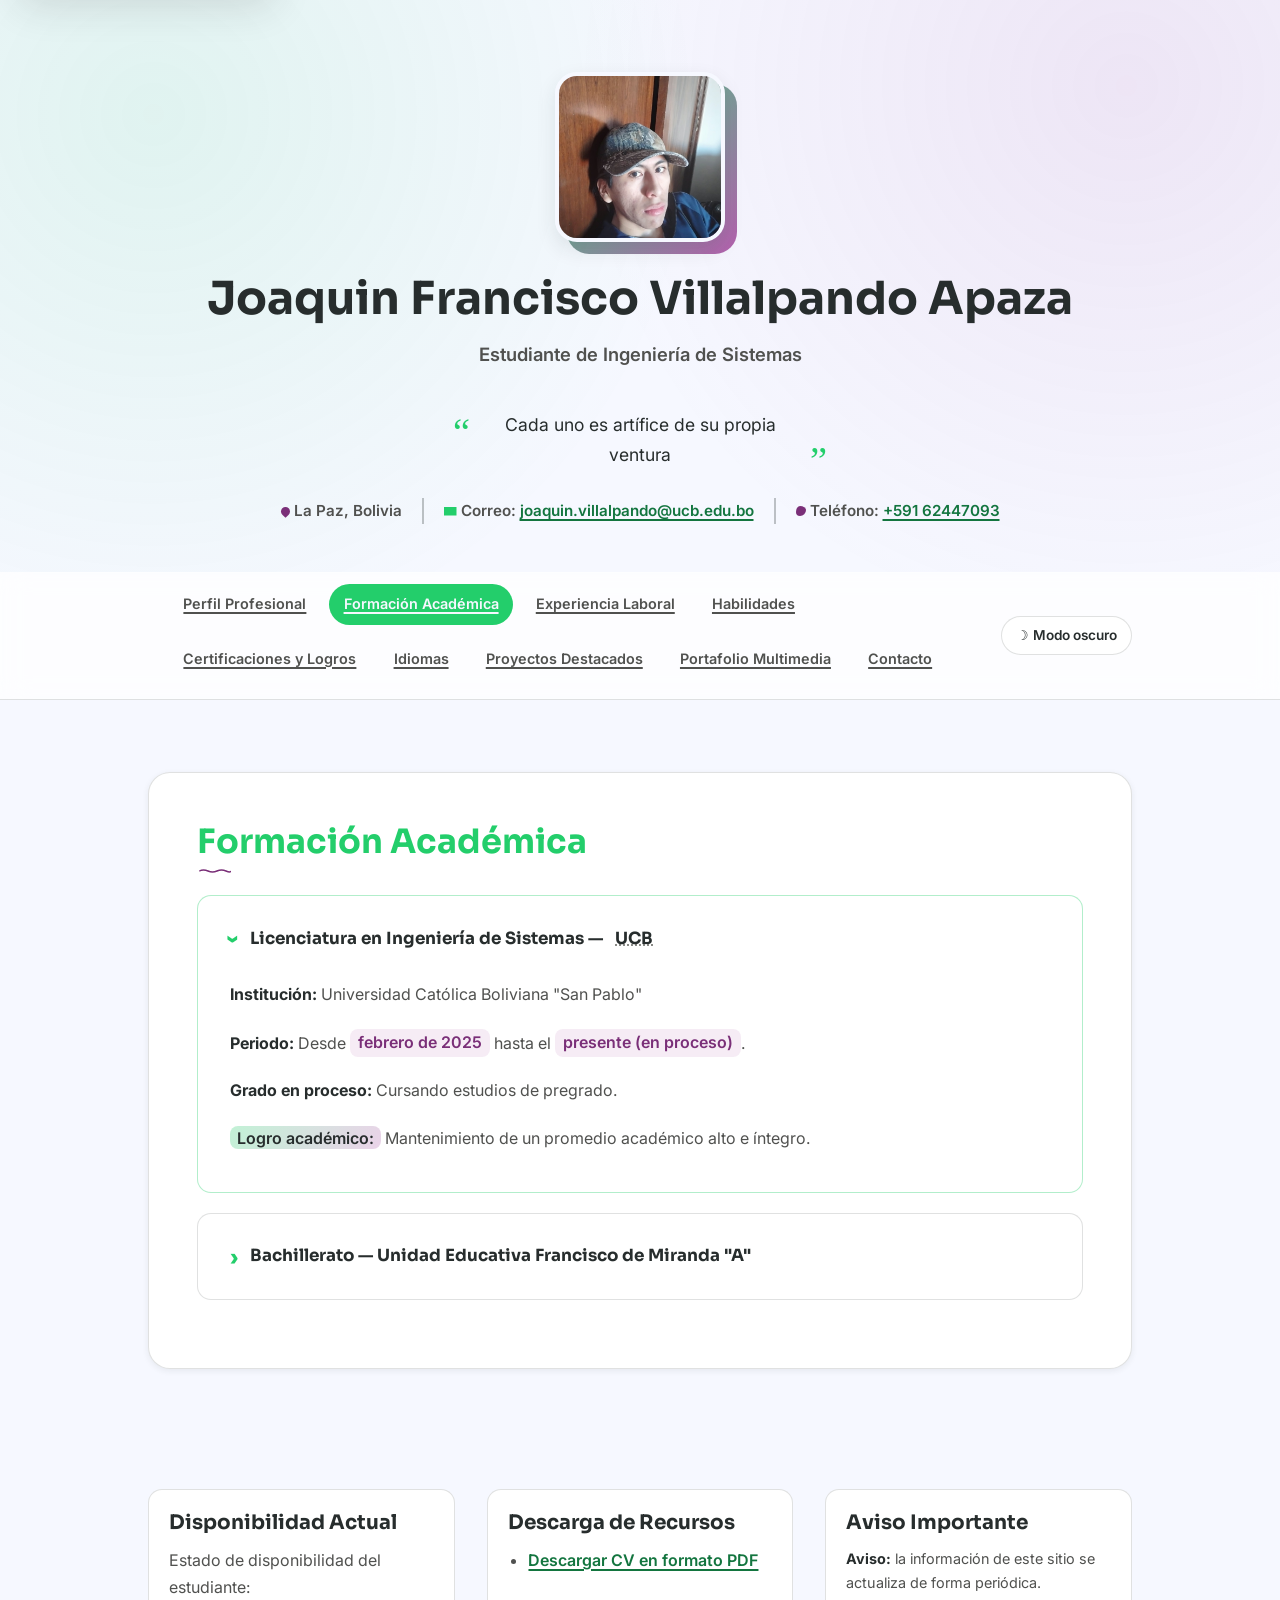
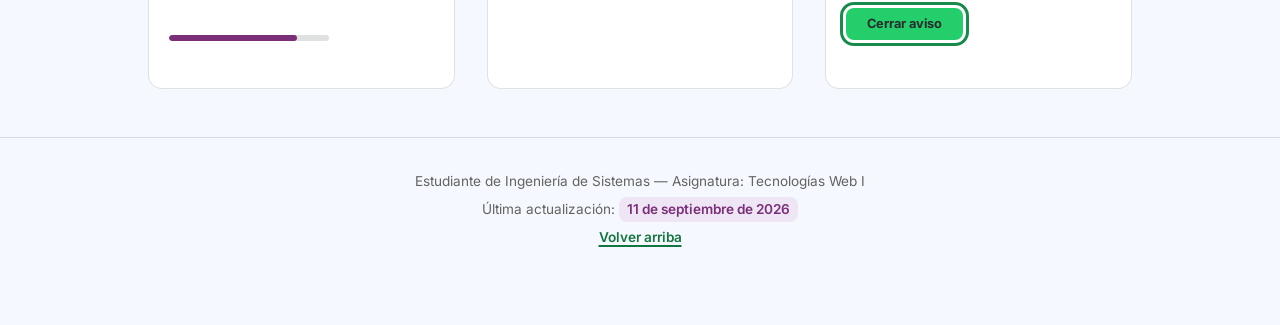
<file: formacion.html>
<!DOCTYPE html>
<html lang="es">
<head>
    <meta charset="UTF-8">
    <meta name="viewport" content="width=device-width, initial-scale=1.0">
    <meta name="description" content="Formación académica de Joaquin Villalpando: licenciatura en curso y bachillerato.">
    <meta name="author" content="Joaquin Francisco Villalpando Apaza">
    <title>Formación Académica — Joaquin Villalpando</title>

    <link rel="preconnect" href="https://fonts.googleapis.com">
    <link rel="preconnect" href="https://fonts.gstatic.com" crossorigin>
    <link href="https://fonts.googleapis.com/css2?family=Sora:wght@600;700;800&family=Inter:wght@400;500;600;700&display=swap" rel="stylesheet">

    <link rel="stylesheet" href="css/styles.css">
    <script src="js/main.js" defer></script>
</head>
<body>
    <a href="#contenido_principal">Saltar al contenido principal</a>
    <header role="banner" id="tope">
        <div class="contenedor">
            <picture class="foto_perfil_marco">
                <source media="(min-width: 100px)" srcset="assets/images/foto-perfil.png">
                <img src="assets/images/foto-perfil.png" alt="Fotografía profesional de primer plano de Joaquin Francisco Villalpando Apaza" width="150" loading="lazy" class="foto_perfil">
            </picture>
            <h1>Joaquin Francisco Villalpando Apaza</h1>
            <p class="rol_profesional">Estudiante de Ingeniería de Sistemas</p>
            <p class="cita_destacada"><em>Cada uno es artífice de su propia ventura</em></p>
            <address class="direccion_contacto">
                <p>La Paz, Bolivia</p>
                <p>Correo: <a href="mailto:joaquin.villalpando@ucb.edu.bo">joaquin.villalpando@ucb.edu.bo</a></p>
                <p>Teléfono: <a href="tel:+59162447093">+591 62447093</a></p>
            </address>
        </div>
    </header>

    <nav aria-label="Navegación principal del sitio">
        <div class="contenedor barra_navegacion">
            <button type="button" id="boton_menu_movil" class="boton_menu_movil" aria-expanded="false" aria-controls="menu_principal" aria-label="Abrir menú de navegación">
                <span></span><span></span><span></span>
            </button>
            <ul id="menu_principal" class="menu_principal">
                <li><a href="index.html#perfil" class="enlace_nav">Perfil Profesional</a></li>
                <li><a href="formacion.html#estudios" class="enlace_nav activo" aria-current="page">Formación Académica</a></li>
                <li><a href="experiencia.html#experiencia" class="enlace_nav">Experiencia Laboral</a></li>
                <li><a href="habilidades.html#habilidades" class="enlace_nav">Habilidades</a></li>
                <li><a href="certificaciones.html#certificaciones" class="enlace_nav">Certificaciones y Logros</a></li>
                <li><a href="idiomas.html#idiomas" class="enlace_nav">Idiomas</a></li>
                <li><a href="proyectos.html#proyectos" class="enlace_nav">Proyectos Destacados</a></li>
                <li><a href="multimedia.html#multimedia" class="enlace_nav">Portafolio Multimedia</a></li>
                <li><a href="contacto.html#contacto" class="enlace_nav">Contacto</a></li>
            </ul>
            <button type="button" id="boton_tema" class="boton_tema" aria-label="Cambiar tema de color">
                <span id="icono_tema" aria-hidden="true">&#9789;</span>
                <span id="texto_tema">Modo oscuro</span>
            </button>
        </div>
    </nav>

    <main id="contenido_principal" role="main">
        <div class="contenedor">
            <section id="estudios" aria-labelledby="titulo_estudios">
                <h2 id="titulo_estudios">Formación Académica</h2>
                <details open>
                    <summary>Licenciatura en Ingeniería de Sistemas — <abbr title="Universidad Católica Boliviana San Pablo">UCB</abbr></summary>
                    <p><strong>Institución:</strong> Universidad Católica Boliviana "San Pablo"</p>
                    <p><strong>Periodo:</strong> Desde <time datetime="2025-02">febrero de 2025</time> hasta el <time datetime="2028-11">presente (en proceso)</time>.</p>
                    <p><strong>Grado en proceso:</strong> Cursando estudios de pregrado.</p>
                    <p><mark>Logro académico:</mark> Mantenimiento de un promedio académico alto e íntegro.</p>
                </details>
                <details>
                    <summary>Bachillerato — Unidad Educativa Francisco de Miranda "A"</summary>
                    <p><strong>Institución:</strong> Unidad Educativa Francisco de Miranda "A"</p>
                    <p><strong>Periodo:</strong> Desde <time datetime="2019-02">febrero de 2019</time> hasta <time datetime="2024-11">noviembre de 2024</time>.</p>
                    <p><strong>Grado obtenido:</strong> Bachillerato</p>
                </details>
            </section>
        </div>
    </main>
    <aside class="barra_lateral" aria-label="Información adicional">
        <div class="contenedor">
            <section aria-labelledby="titulo_disponibilidad">
                <h3 id="titulo_disponibilidad">Disponibilidad Actual</h3>
                <p>Estado de disponibilidad del estudiante:</p>
                <p><meter min="0" max="100" low="30" high="70" optimum="90" value="80">Disponible</meter></p>
            </section>
            <section aria-labelledby="titulo_descargas">
                <h3 id="titulo_descargas">Descarga de Recursos</h3>
                <ul>
                    <li><a href="assets/documents/hoja-de-vida-joaquin-villalpando.pdf" download="CV_Estudiante_Sistemas.pdf">Descargar CV en formato PDF</a></li>
                </ul>
            </section>
            <section aria-labelledby="titulo_aviso" id="tarjeta_aviso">
                <h3 id="titulo_aviso">Aviso Importante</h3>
                <dialog id="dialogo_aviso">
                    <p><strong>Aviso:</strong> la información de este sitio se actualiza de forma periódica.</p>
                    <form method="dialog">
                        <button type="submit" id="boton_cerrar_aviso">Cerrar aviso</button>
                    </form>
                </dialog>
            </section>
        </div>
    </aside>

    <footer role="contentinfo">
        <div class="contenedor">
            <p>Estudiante de Ingeniería de Sistemas — Asignatura: Tecnologías Web I</p>
            <p>Última actualización: <time datetime="2026-09-11">11 de septiembre de 2026</time></p>
            <p><a href="#tope">Volver arriba</a></p>
        </div>
    </footer>

</body>
</html>
</file>
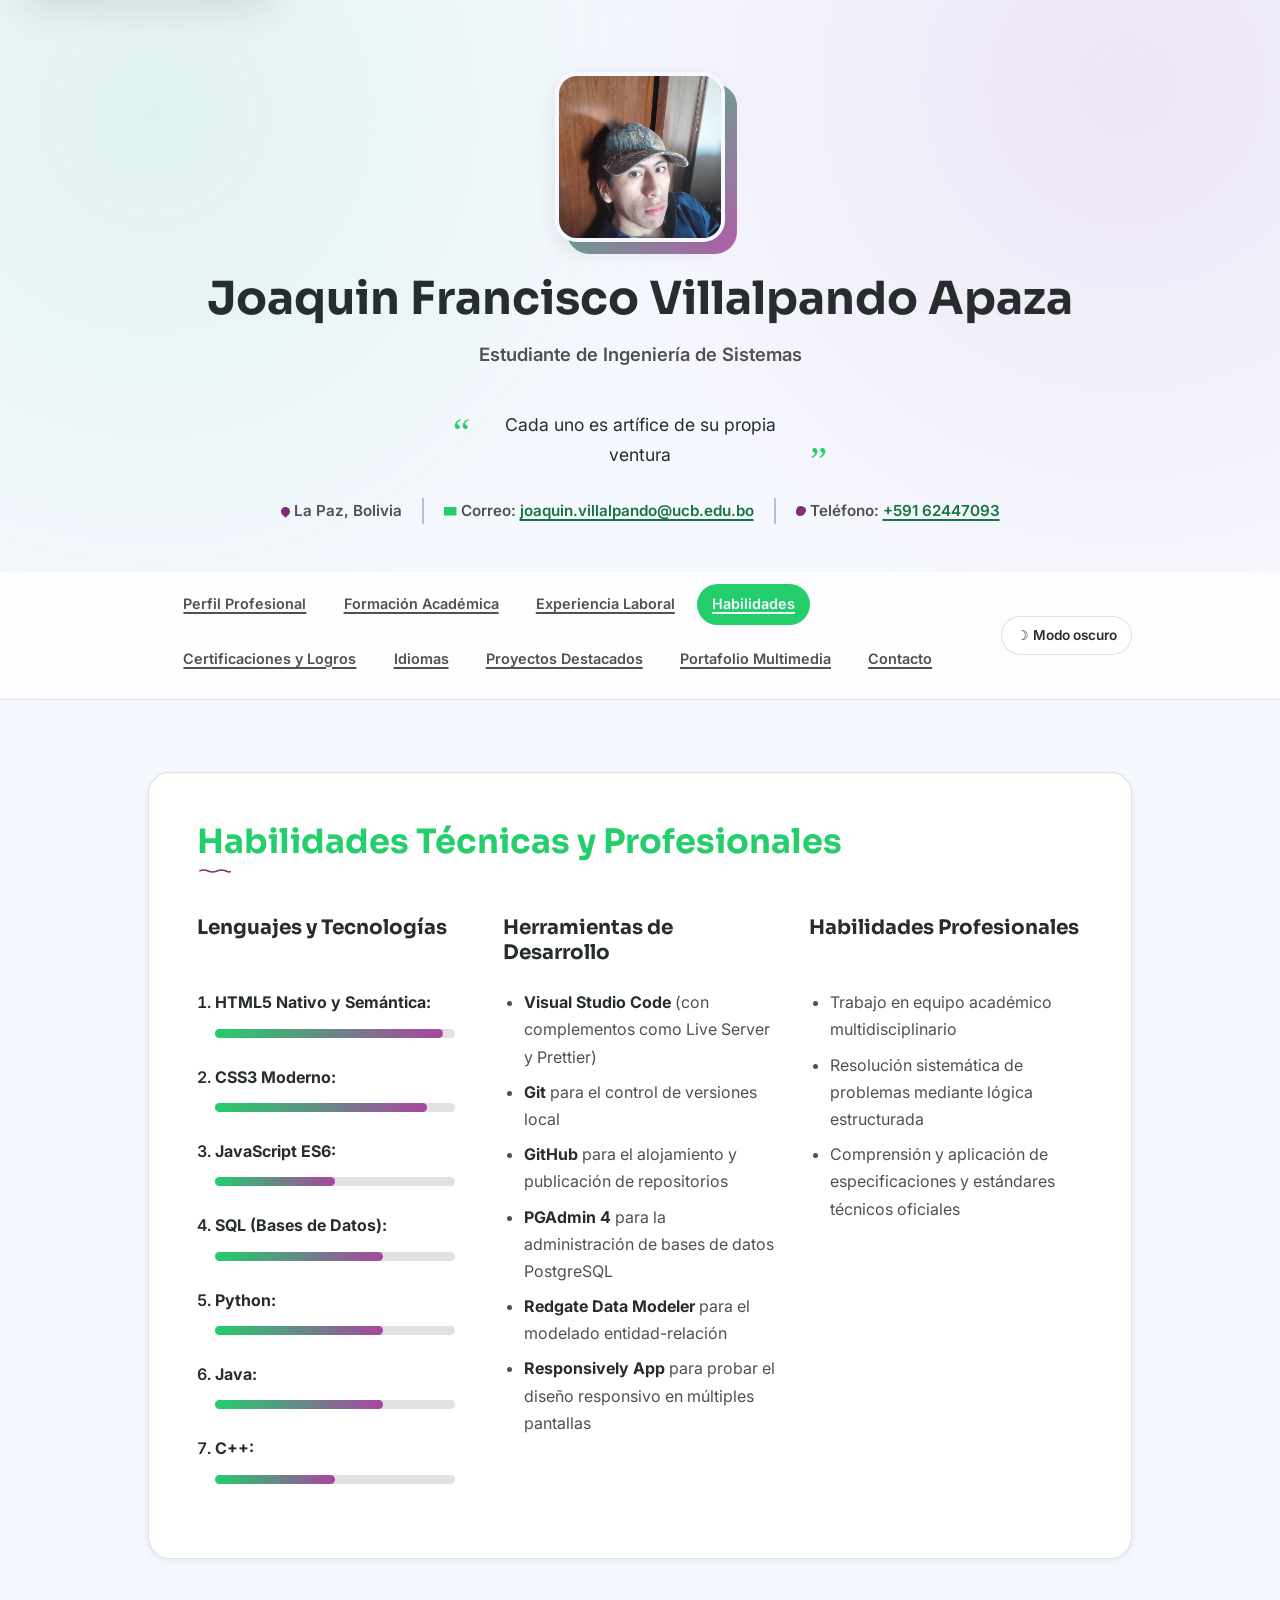
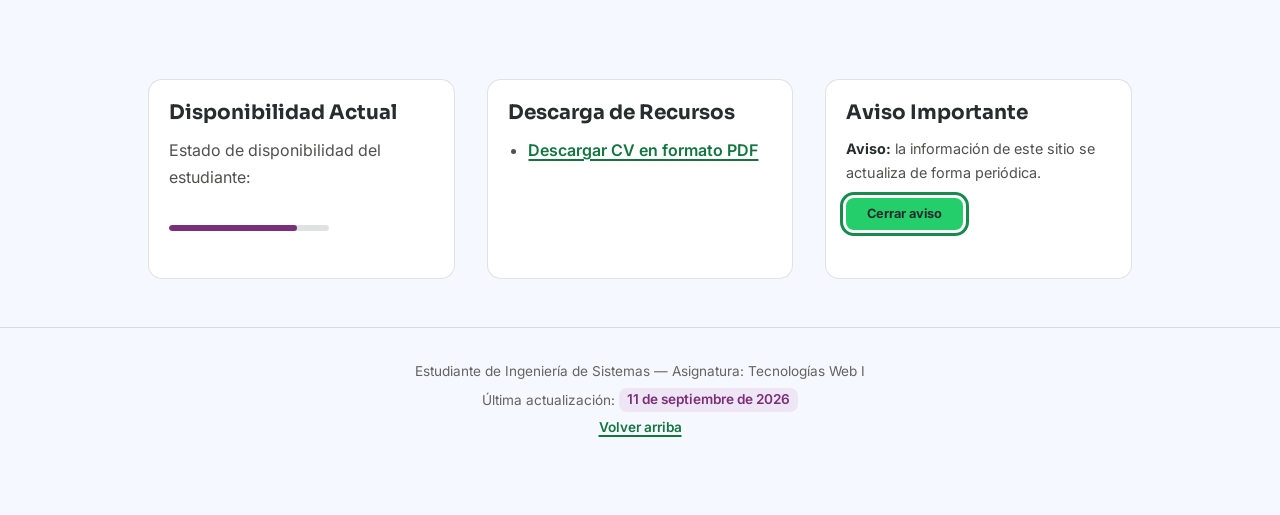
<file: habilidades.html>
<!DOCTYPE html>
<html lang="es">
<head>
    <meta charset="UTF-8">
    <meta name="viewport" content="width=device-width, initial-scale=1.0">
    <meta name="description" content="Habilidades técnicas y profesionales de Joaquin Villalpando: lenguajes, herramientas y más.">
    <meta name="author" content="Joaquin Francisco Villalpando Apaza">
    <title>Habilidades — Joaquin Villalpando</title>

    <link rel="preconnect" href="https://fonts.googleapis.com">
    <link rel="preconnect" href="https://fonts.gstatic.com" crossorigin>
    <link href="https://fonts.googleapis.com/css2?family=Sora:wght@600;700;800&family=Inter:wght@400;500;600;700&display=swap" rel="stylesheet">

    <link rel="stylesheet" href="css/styles.css">
    <script src="js/main.js" defer></script>
</head>
<body>
    <a href="#contenido_principal">Saltar al contenido principal</a>
    <header role="banner" id="tope">
        <div class="contenedor">
            <picture class="foto_perfil_marco">
                <source media="(min-width: 100px)" srcset="assets/images/foto-perfil.png">
                <img src="assets/images/foto-perfil.png" alt="Fotografía profesional de primer plano de Joaquin Francisco Villalpando Apaza" width="150" loading="lazy" class="foto_perfil">
            </picture>
            <h1>Joaquin Francisco Villalpando Apaza</h1>
            <p class="rol_profesional">Estudiante de Ingeniería de Sistemas</p>
            <p class="cita_destacada"><em>Cada uno es artífice de su propia ventura</em></p>
            <address class="direccion_contacto">
                <p>La Paz, Bolivia</p>
                <p>Correo: <a href="mailto:joaquin.villalpando@ucb.edu.bo">joaquin.villalpando@ucb.edu.bo</a></p>
                <p>Teléfono: <a href="tel:+59162447093">+591 62447093</a></p>
            </address>
        </div>
    </header>

    <nav aria-label="Navegación principal del sitio">
        <div class="contenedor barra_navegacion">
            <button type="button" id="boton_menu_movil" class="boton_menu_movil" aria-expanded="false" aria-controls="menu_principal" aria-label="Abrir menú de navegación">
                <span></span><span></span><span></span>
            </button>
            <ul id="menu_principal" class="menu_principal">
                <li><a href="index.html#perfil" class="enlace_nav">Perfil Profesional</a></li>
                <li><a href="formacion.html#estudios" class="enlace_nav">Formación Académica</a></li>
                <li><a href="experiencia.html#experiencia" class="enlace_nav">Experiencia Laboral</a></li>
                <li><a href="habilidades.html#habilidades" class="enlace_nav activo" aria-current="page">Habilidades</a></li>
                <li><a href="certificaciones.html#certificaciones" class="enlace_nav">Certificaciones y Logros</a></li>
                <li><a href="idiomas.html#idiomas" class="enlace_nav">Idiomas</a></li>
                <li><a href="proyectos.html#proyectos" class="enlace_nav">Proyectos Destacados</a></li>
                <li><a href="multimedia.html#multimedia" class="enlace_nav">Portafolio Multimedia</a></li>
                <li><a href="contacto.html#contacto" class="enlace_nav">Contacto</a></li>
            </ul>
            <button type="button" id="boton_tema" class="boton_tema" aria-label="Cambiar tema de color">
                <span id="icono_tema" aria-hidden="true">&#9789;</span>
                <span id="texto_tema">Modo oscuro</span>
            </button>
        </div>
    </nav>

    <main id="contenido_principal" role="main">
        <div class="contenedor">
            <section id="habilidades" aria-labelledby="titulo_habilidades">
                <h2 id="titulo_habilidades">Habilidades Técnicas y Profesionales</h2>
                <div class="rejilla_habilidades">
                    <h3>Lenguajes y Tecnologías</h3>
                    <ol>
                        <li><strong>HTML5 Nativo y Semántica:</strong> <progress value="95" max="100">95%</progress></li>
                        <li><strong>CSS3 Moderno:</strong> <progress value="88" max="100">88%</progress></li>
                        <li><strong>JavaScript ES6:</strong> <progress value="50" max="100">50%</progress></li>
                        <li><strong>SQL (Bases de Datos):</strong> <progress value="70" max="100">70%</progress></li>
                        <li><strong>Python:</strong> <progress value="70" max="100">70%</progress></li>
                        <li><strong>Java:</strong> <progress value="70" max="100">70%</progress></li>
                        <li><strong>C++:</strong> <progress value="50" max="100">50%</progress></li>
                    </ol>
                    <h3>Herramientas de Desarrollo</h3>
                    <ul>
                        <li><strong>Visual Studio Code</strong> (con complementos como Live Server y Prettier)</li>
                        <li><strong>Git</strong> para el control de versiones local</li>
                        <li><strong>GitHub</strong> para el alojamiento y publicación de repositorios</li>
                        <li><strong>PGAdmin 4</strong> para la administración de bases de datos PostgreSQL</li>
                        <li><strong>Redgate Data Modeler</strong> para el modelado entidad-relación</li>
                        <li><strong>Responsively App</strong> para probar el diseño responsivo en múltiples pantallas</li>
                    </ul>
                    <h3>Habilidades Profesionales</h3>
                    <ul>
                        <li>Trabajo en equipo académico multidisciplinario</li>
                        <li>Resolución sistemática de problemas mediante lógica estructurada</li>
                        <li>Comprensión y aplicación de especificaciones y estándares técnicos oficiales</li>
                    </ul>
                </div>
            </section>
        </div>
    </main>
    <aside class="barra_lateral" aria-label="Información adicional">
        <div class="contenedor">
            <section aria-labelledby="titulo_disponibilidad">
                <h3 id="titulo_disponibilidad">Disponibilidad Actual</h3>
                <p>Estado de disponibilidad del estudiante:</p>
                <p><meter min="0" max="100" low="30" high="70" optimum="90" value="80">Disponible</meter></p>
            </section>
            <section aria-labelledby="titulo_descargas">
                <h3 id="titulo_descargas">Descarga de Recursos</h3>
                <ul>
                    <li><a href="assets/documents/hoja-de-vida-joaquin-villalpando.pdf" download="CV_Estudiante_Sistemas.pdf">Descargar CV en formato PDF</a></li>
                </ul>
            </section>
            <section aria-labelledby="titulo_aviso" id="tarjeta_aviso">
                <h3 id="titulo_aviso">Aviso Importante</h3>
                <dialog id="dialogo_aviso">
                    <p><strong>Aviso:</strong> la información de este sitio se actualiza de forma periódica.</p>
                    <form method="dialog">
                        <button type="submit" id="boton_cerrar_aviso">Cerrar aviso</button>
                    </form>
                </dialog>
            </section>
        </div>
    </aside>

    <footer role="contentinfo">
        <div class="contenedor">
            <p>Estudiante de Ingeniería de Sistemas — Asignatura: Tecnologías Web I</p>
            <p>Última actualización: <time datetime="2026-09-11">11 de septiembre de 2026</time></p>
            <p><a href="#tope">Volver arriba</a></p>
        </div>
    </footer>

</body>
</html>
</file>
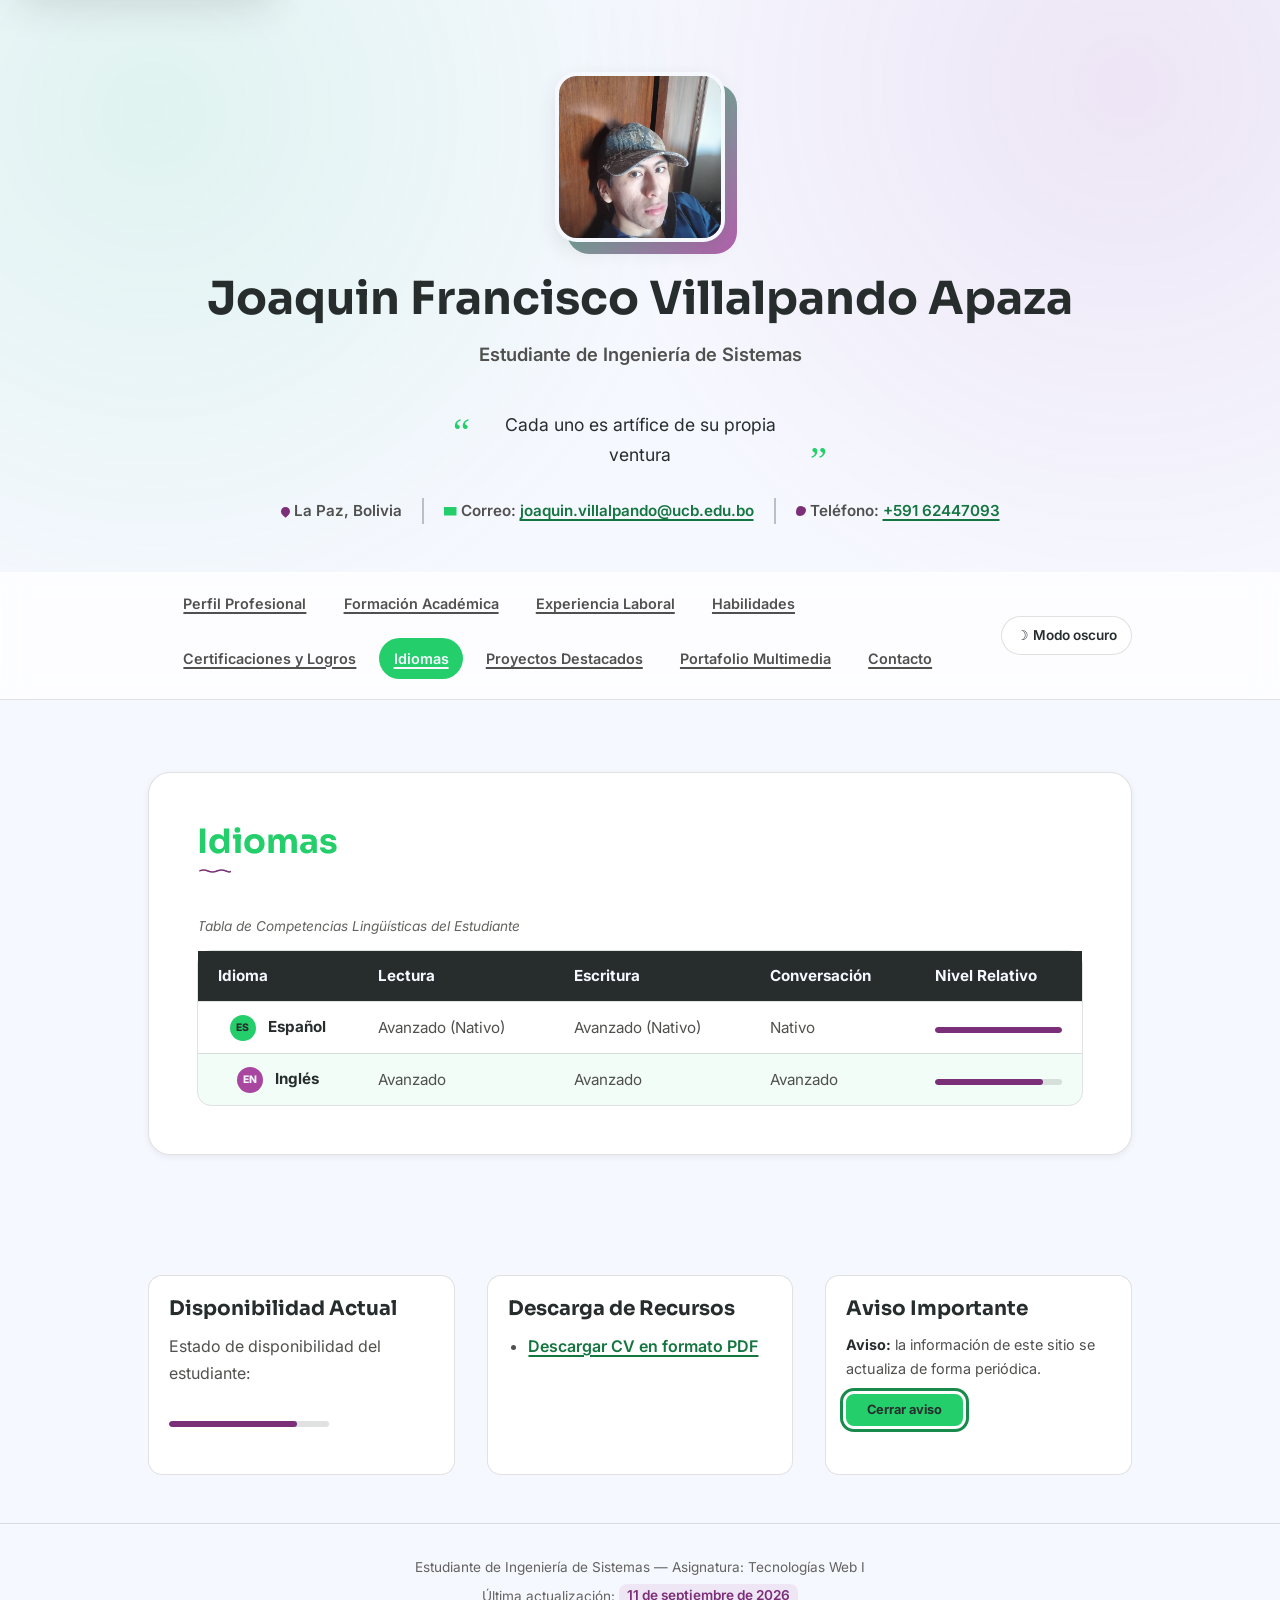
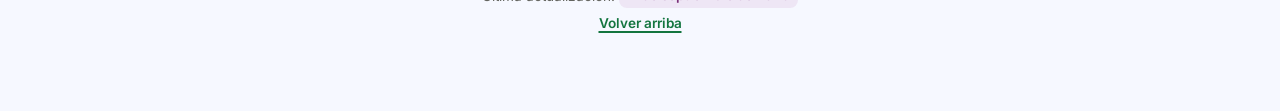
<file: idiomas.html>
<!DOCTYPE html>
<html lang="es">
<head>
    <meta charset="UTF-8">
    <meta name="viewport" content="width=device-width, initial-scale=1.0">
    <meta name="description" content="Competencias lingüísticas de Joaquin Villalpando en español e inglés.">
    <meta name="author" content="Joaquin Francisco Villalpando Apaza">
    <title>Idiomas — Joaquin Villalpando</title>

    <link rel="preconnect" href="https://fonts.googleapis.com">
    <link rel="preconnect" href="https://fonts.gstatic.com" crossorigin>
    <link href="https://fonts.googleapis.com/css2?family=Sora:wght@600;700;800&family=Inter:wght@400;500;600;700&display=swap" rel="stylesheet">

    <link rel="stylesheet" href="css/styles.css">
    <script src="js/main.js" defer></script>
</head>
<body>
    <a href="#contenido_principal">Saltar al contenido principal</a>
    <header role="banner" id="tope">
        <div class="contenedor">
            <picture class="foto_perfil_marco">
                <source media="(min-width: 100px)" srcset="assets/images/foto-perfil.png">
                <img src="assets/images/foto-perfil.png" alt="Fotografía profesional de primer plano de Joaquin Francisco Villalpando Apaza" width="150" loading="lazy" class="foto_perfil">
            </picture>
            <h1>Joaquin Francisco Villalpando Apaza</h1>
            <p class="rol_profesional">Estudiante de Ingeniería de Sistemas</p>
            <p class="cita_destacada"><em>Cada uno es artífice de su propia ventura</em></p>
            <address class="direccion_contacto">
                <p>La Paz, Bolivia</p>
                <p>Correo: <a href="mailto:joaquin.villalpando@ucb.edu.bo">joaquin.villalpando@ucb.edu.bo</a></p>
                <p>Teléfono: <a href="tel:+59162447093">+591 62447093</a></p>
            </address>
        </div>
    </header>

    <nav aria-label="Navegación principal del sitio">
        <div class="contenedor barra_navegacion">
            <button type="button" id="boton_menu_movil" class="boton_menu_movil" aria-expanded="false" aria-controls="menu_principal" aria-label="Abrir menú de navegación">
                <span></span><span></span><span></span>
            </button>
            <ul id="menu_principal" class="menu_principal">
                <li><a href="index.html#perfil" class="enlace_nav">Perfil Profesional</a></li>
                <li><a href="formacion.html#estudios" class="enlace_nav">Formación Académica</a></li>
                <li><a href="experiencia.html#experiencia" class="enlace_nav">Experiencia Laboral</a></li>
                <li><a href="habilidades.html#habilidades" class="enlace_nav">Habilidades</a></li>
                <li><a href="certificaciones.html#certificaciones" class="enlace_nav">Certificaciones y Logros</a></li>
                <li><a href="idiomas.html#idiomas" class="enlace_nav activo" aria-current="page">Idiomas</a></li>
                <li><a href="proyectos.html#proyectos" class="enlace_nav">Proyectos Destacados</a></li>
                <li><a href="multimedia.html#multimedia" class="enlace_nav">Portafolio Multimedia</a></li>
                <li><a href="contacto.html#contacto" class="enlace_nav">Contacto</a></li>
            </ul>
            <button type="button" id="boton_tema" class="boton_tema" aria-label="Cambiar tema de color">
                <span id="icono_tema" aria-hidden="true">&#9789;</span>
                <span id="texto_tema">Modo oscuro</span>
            </button>
        </div>
    </nav>

    <main id="contenido_principal" role="main">
        <div class="contenedor">
            <section id="idiomas" aria-labelledby="titulo_idiomas">
                <h2 id="titulo_idiomas">Idiomas</h2>
                <table>
                    <caption>Tabla de Competencias Lingüísticas del Estudiante</caption>
                    <thead>
                        <tr>
                            <th scope="col">Idioma</th>
                            <th scope="col">Lectura</th>
                            <th scope="col">Escritura</th>
                            <th scope="col">Conversación</th>
                            <th scope="col">Nivel Relativo</th>
                        </tr>
                    </thead>
                    <tbody>
                        <tr>
                            <th scope="row"><span class="bandera bandera_es" aria-hidden="true">ES</span> Español</th>
                            <td>Avanzado (Nativo)</td>
                            <td>Avanzado (Nativo)</td>
                            <td>Nativo</td>
                            <td><meter min="0" max="100" low="30" high="70" optimum="95" value="100">100%</meter></td>
                        </tr>
                        <tr>
                            <th scope="row"><span class="bandera bandera_en" aria-hidden="true">EN</span> Inglés</th>
                            <td>Avanzado</td>
                            <td>Avanzado</td>
                            <td>Avanzado</td>
                            <td><meter min="0" max="100" low="30" high="70" optimum="95" value="85">85%</meter></td>
                        </tr>
                    </tbody>
                </table>
            </section>
        </div>
    </main>
    <aside class="barra_lateral" aria-label="Información adicional">
        <div class="contenedor">
            <section aria-labelledby="titulo_disponibilidad">
                <h3 id="titulo_disponibilidad">Disponibilidad Actual</h3>
                <p>Estado de disponibilidad del estudiante:</p>
                <p><meter min="0" max="100" low="30" high="70" optimum="90" value="80">Disponible</meter></p>
            </section>
            <section aria-labelledby="titulo_descargas">
                <h3 id="titulo_descargas">Descarga de Recursos</h3>
                <ul>
                    <li><a href="assets/documents/hoja-de-vida-joaquin-villalpando.pdf" download="CV_Estudiante_Sistemas.pdf">Descargar CV en formato PDF</a></li>
                </ul>
            </section>
            <section aria-labelledby="titulo_aviso" id="tarjeta_aviso">
                <h3 id="titulo_aviso">Aviso Importante</h3>
                <dialog id="dialogo_aviso">
                    <p><strong>Aviso:</strong> la información de este sitio se actualiza de forma periódica.</p>
                    <form method="dialog">
                        <button type="submit" id="boton_cerrar_aviso">Cerrar aviso</button>
                    </form>
                </dialog>
            </section>
        </div>
    </aside>

    <footer role="contentinfo">
        <div class="contenedor">
            <p>Estudiante de Ingeniería de Sistemas — Asignatura: Tecnologías Web I</p>
            <p>Última actualización: <time datetime="2026-09-11">11 de septiembre de 2026</time></p>
            <p><a href="#tope">Volver arriba</a></p>
        </div>
    </footer>

</body>
</html>
</file>
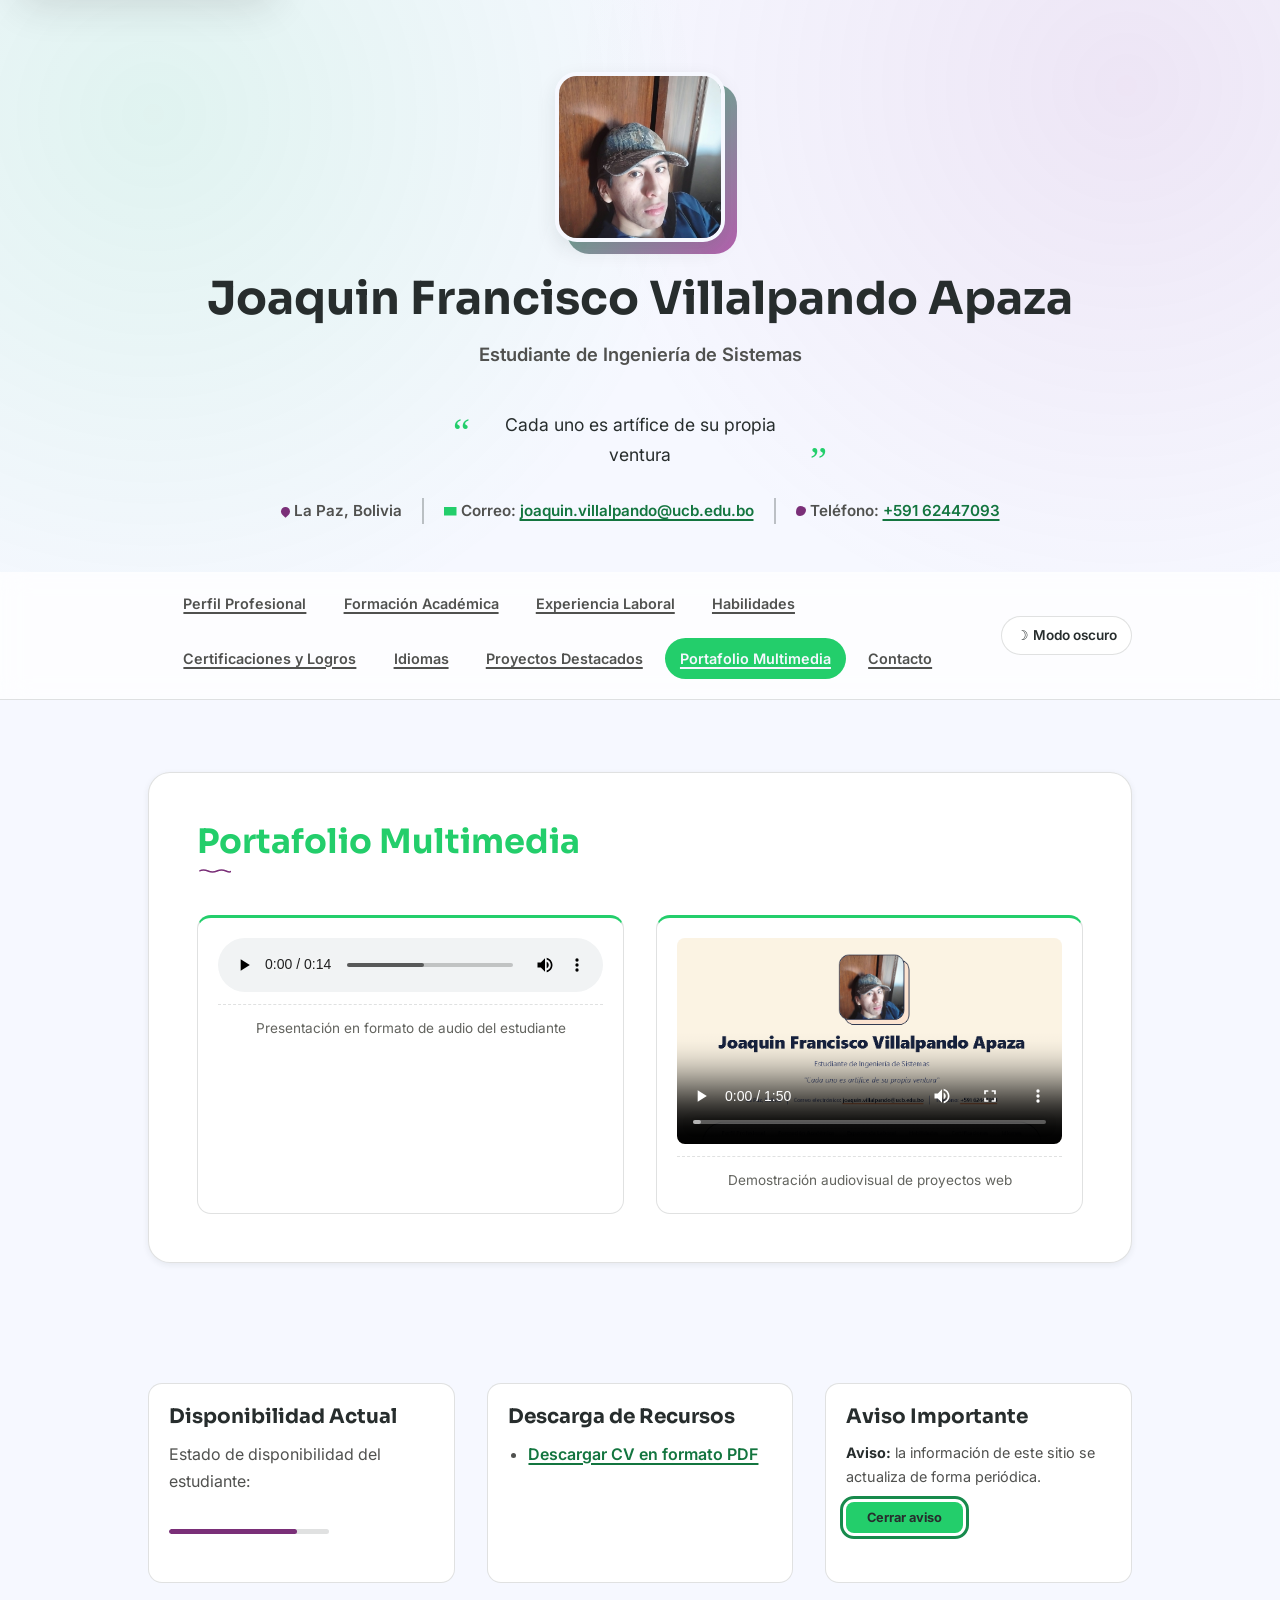
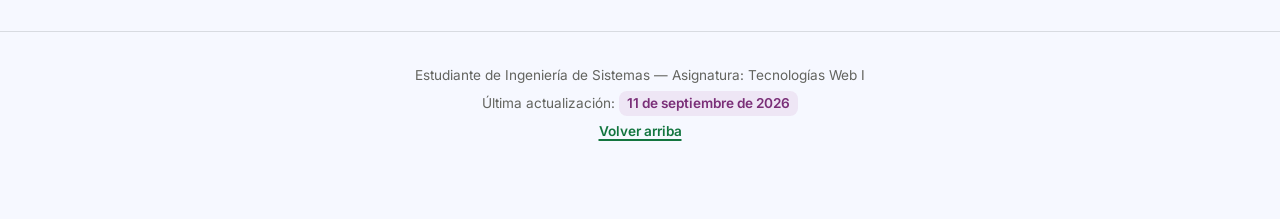
<file: multimedia.html>
<!DOCTYPE html>
<html lang="es">
<head>
    <meta charset="UTF-8">
    <meta name="viewport" content="width=device-width, initial-scale=1.0">
    <meta name="description" content="Portafolio multimedia: presentación en audio y video de Joaquin Villalpando.">
    <meta name="author" content="Joaquin Francisco Villalpando Apaza">
    <title>Portafolio Multimedia — Joaquin Villalpando</title>

    <link rel="preconnect" href="https://fonts.googleapis.com">
    <link rel="preconnect" href="https://fonts.gstatic.com" crossorigin>
    <link href="https://fonts.googleapis.com/css2?family=Sora:wght@600;700;800&family=Inter:wght@400;500;600;700&display=swap" rel="stylesheet">

    <link rel="stylesheet" href="css/styles.css">
    <script src="js/main.js" defer></script>
</head>
<body>
    <a href="#contenido_principal">Saltar al contenido principal</a>
    <header role="banner" id="tope">
        <div class="contenedor">
            <picture class="foto_perfil_marco">
                <source media="(min-width: 100px)" srcset="assets/images/foto-perfil.png">
                <img src="assets/images/foto-perfil.png" alt="Fotografía profesional de primer plano de Joaquin Francisco Villalpando Apaza" width="150" loading="lazy" class="foto_perfil">
            </picture>
            <h1>Joaquin Francisco Villalpando Apaza</h1>
            <p class="rol_profesional">Estudiante de Ingeniería de Sistemas</p>
            <p class="cita_destacada"><em>Cada uno es artífice de su propia ventura</em></p>
            <address class="direccion_contacto">
                <p>La Paz, Bolivia</p>
                <p>Correo: <a href="mailto:joaquin.villalpando@ucb.edu.bo">joaquin.villalpando@ucb.edu.bo</a></p>
                <p>Teléfono: <a href="tel:+59162447093">+591 62447093</a></p>
            </address>
        </div>
    </header>

    <nav aria-label="Navegación principal del sitio">
        <div class="contenedor barra_navegacion">
            <button type="button" id="boton_menu_movil" class="boton_menu_movil" aria-expanded="false" aria-controls="menu_principal" aria-label="Abrir menú de navegación">
                <span></span><span></span><span></span>
            </button>
            <ul id="menu_principal" class="menu_principal">
                <li><a href="index.html#perfil" class="enlace_nav">Perfil Profesional</a></li>
                <li><a href="formacion.html#estudios" class="enlace_nav">Formación Académica</a></li>
                <li><a href="experiencia.html#experiencia" class="enlace_nav">Experiencia Laboral</a></li>
                <li><a href="habilidades.html#habilidades" class="enlace_nav">Habilidades</a></li>
                <li><a href="certificaciones.html#certificaciones" class="enlace_nav">Certificaciones y Logros</a></li>
                <li><a href="idiomas.html#idiomas" class="enlace_nav">Idiomas</a></li>
                <li><a href="proyectos.html#proyectos" class="enlace_nav">Proyectos Destacados</a></li>
                <li><a href="multimedia.html#multimedia" class="enlace_nav activo" aria-current="page">Portafolio Multimedia</a></li>
                <li><a href="contacto.html#contacto" class="enlace_nav">Contacto</a></li>
            </ul>
            <button type="button" id="boton_tema" class="boton_tema" aria-label="Cambiar tema de color">
                <span id="icono_tema" aria-hidden="true">&#9789;</span>
                <span id="texto_tema">Modo oscuro</span>
            </button>
        </div>
    </nav>

    <main id="contenido_principal" role="main">
        <div class="contenedor">
            <section id="multimedia" aria-labelledby="titulo_multimedia">
                <h2 id="titulo_multimedia">Portafolio Multimedia</h2>
                <div class="rejilla_multimedia">
                    <figure>
                        <audio controls preload="metadata">
                            <source src="assets/audio/presentacion_personal.ogg" type="audio/ogg">
                            <source src="assets/audio/presentacion_personal.mp3" type="audio/mpeg">
                            Su navegador no soporta la reproducción de audio nativo.
                        </audio>
                        <figcaption>Presentación en formato de audio del estudiante</figcaption>
                    </figure>
                    <figure>
                        <video controls poster="assets/images/poster.png" preload="metadata">
                            <source src="assets/video/video-hoja-vida.mp4" type="video/mp4">
                            <source src="assets/video/video-hoja-vida.webm" type="video/webm">
                            Su navegador no soporta la reproducción de video nativo.
                        </video>
                        <figcaption>Demostración audiovisual de proyectos web</figcaption>
                    </figure>
                </div>
            </section>
        </div>
    </main>
    <aside class="barra_lateral" aria-label="Información adicional">
        <div class="contenedor">
            <section aria-labelledby="titulo_disponibilidad">
                <h3 id="titulo_disponibilidad">Disponibilidad Actual</h3>
                <p>Estado de disponibilidad del estudiante:</p>
                <p><meter min="0" max="100" low="30" high="70" optimum="90" value="80">Disponible</meter></p>
            </section>
            <section aria-labelledby="titulo_descargas">
                <h3 id="titulo_descargas">Descarga de Recursos</h3>
                <ul>
                    <li><a href="assets/documents/hoja-de-vida-joaquin-villalpando.pdf" download="CV_Estudiante_Sistemas.pdf">Descargar CV en formato PDF</a></li>
                </ul>
            </section>
            <section aria-labelledby="titulo_aviso" id="tarjeta_aviso">
                <h3 id="titulo_aviso">Aviso Importante</h3>
                <dialog id="dialogo_aviso">
                    <p><strong>Aviso:</strong> la información de este sitio se actualiza de forma periódica.</p>
                    <form method="dialog">
                        <button type="submit" id="boton_cerrar_aviso">Cerrar aviso</button>
                    </form>
                </dialog>
            </section>
        </div>
    </aside>

    <footer role="contentinfo">
        <div class="contenedor">
            <p>Estudiante de Ingeniería de Sistemas — Asignatura: Tecnologías Web I</p>
            <p>Última actualización: <time datetime="2026-09-11">11 de septiembre de 2026</time></p>
            <p><a href="#tope">Volver arriba</a></p>
        </div>
    </footer>

</body>
</html>
</file>
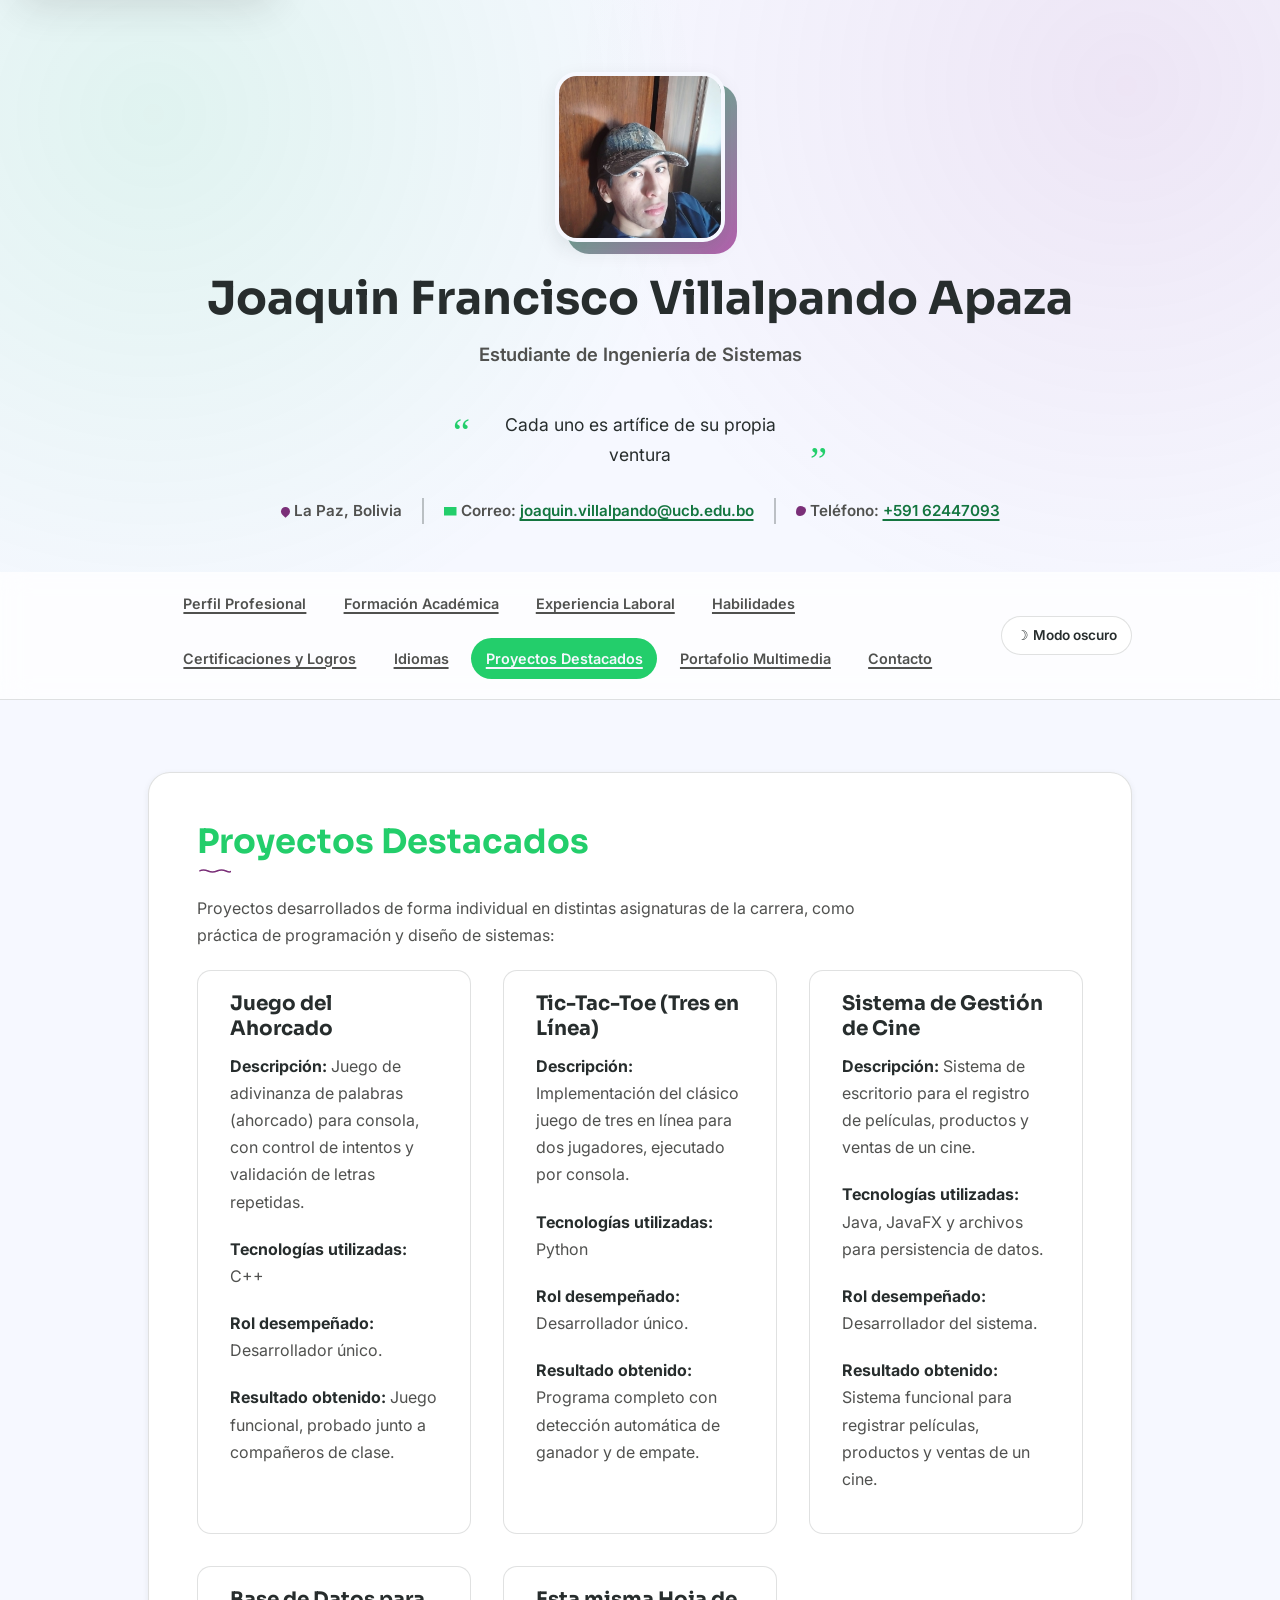
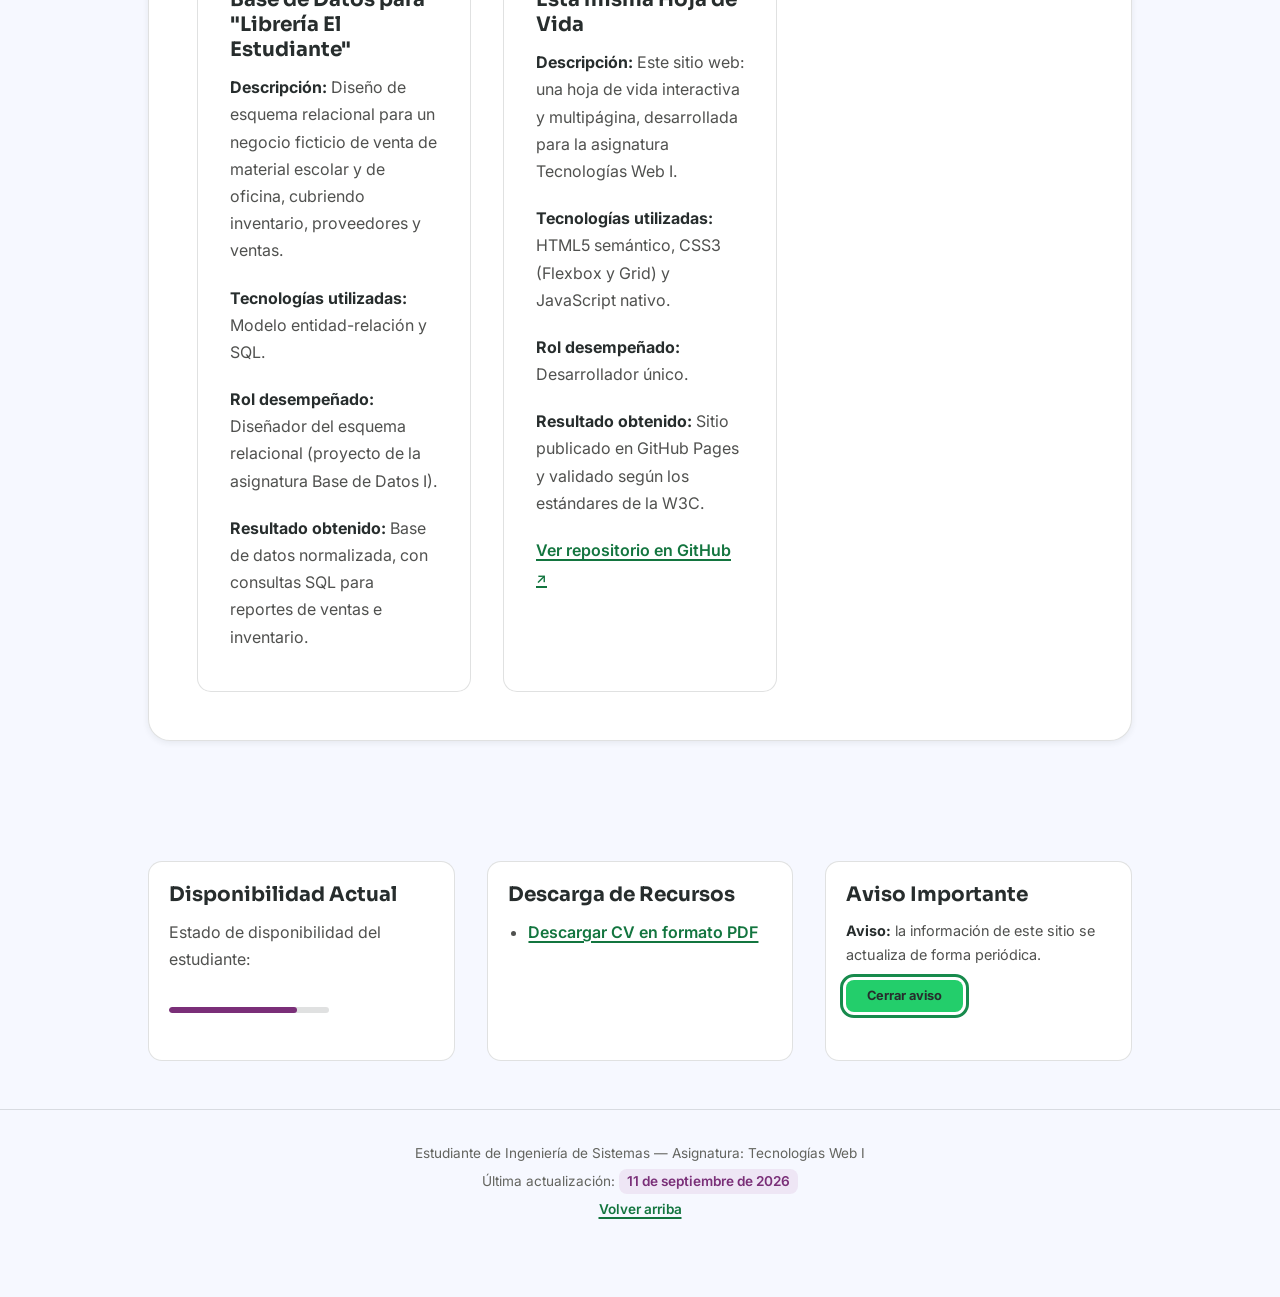
<file: proyectos.html>
<!DOCTYPE html>
<html lang="es">
<head>
    <meta charset="UTF-8">
    <meta name="viewport" content="width=device-width, initial-scale=1.0">
    <meta name="description" content="Proyectos destacados desarrollados por Joaquin Villalpando.">
    <meta name="author" content="Joaquin Francisco Villalpando Apaza">
    <title>Proyectos Destacados — Joaquin Villalpando</title>

    <link rel="preconnect" href="https://fonts.googleapis.com">
    <link rel="preconnect" href="https://fonts.gstatic.com" crossorigin>
    <link href="https://fonts.googleapis.com/css2?family=Sora:wght@600;700;800&family=Inter:wght@400;500;600;700&display=swap" rel="stylesheet">

    <link rel="stylesheet" href="css/styles.css">
    <script src="js/main.js" defer></script>
</head>
<body>
    <a href="#contenido_principal">Saltar al contenido principal</a>
    <header role="banner" id="tope">
        <div class="contenedor">
            <picture class="foto_perfil_marco">
                <source media="(min-width: 100px)" srcset="assets/images/foto-perfil.png">
                <img src="assets/images/foto-perfil.png" alt="Fotografía profesional de primer plano de Joaquin Francisco Villalpando Apaza" width="150" loading="lazy" class="foto_perfil">
            </picture>
            <h1>Joaquin Francisco Villalpando Apaza</h1>
            <p class="rol_profesional">Estudiante de Ingeniería de Sistemas</p>
            <p class="cita_destacada"><em>Cada uno es artífice de su propia ventura</em></p>
            <address class="direccion_contacto">
                <p>La Paz, Bolivia</p>
                <p>Correo: <a href="mailto:joaquin.villalpando@ucb.edu.bo">joaquin.villalpando@ucb.edu.bo</a></p>
                <p>Teléfono: <a href="tel:+59162447093">+591 62447093</a></p>
            </address>
        </div>
    </header>

    <nav aria-label="Navegación principal del sitio">
        <div class="contenedor barra_navegacion">
            <button type="button" id="boton_menu_movil" class="boton_menu_movil" aria-expanded="false" aria-controls="menu_principal" aria-label="Abrir menú de navegación">
                <span></span><span></span><span></span>
            </button>
            <ul id="menu_principal" class="menu_principal">
                <li><a href="index.html#perfil" class="enlace_nav">Perfil Profesional</a></li>
                <li><a href="formacion.html#estudios" class="enlace_nav">Formación Académica</a></li>
                <li><a href="experiencia.html#experiencia" class="enlace_nav">Experiencia Laboral</a></li>
                <li><a href="habilidades.html#habilidades" class="enlace_nav">Habilidades</a></li>
                <li><a href="certificaciones.html#certificaciones" class="enlace_nav">Certificaciones y Logros</a></li>
                <li><a href="idiomas.html#idiomas" class="enlace_nav">Idiomas</a></li>
                <li><a href="proyectos.html#proyectos" class="enlace_nav activo" aria-current="page">Proyectos Destacados</a></li>
                <li><a href="multimedia.html#multimedia" class="enlace_nav">Portafolio Multimedia</a></li>
                <li><a href="contacto.html#contacto" class="enlace_nav">Contacto</a></li>
            </ul>
            <button type="button" id="boton_tema" class="boton_tema" aria-label="Cambiar tema de color">
                <span id="icono_tema" aria-hidden="true">&#9789;</span>
                <span id="texto_tema">Modo oscuro</span>
            </button>
        </div>
    </nav>

    <main id="contenido_principal" role="main">
        <div class="contenedor">
            <section id="proyectos" aria-labelledby="titulo_proyectos">
                <h2 id="titulo_proyectos">Proyectos Destacados</h2>
                <p>Proyectos desarrollados de forma individual en distintas asignaturas de la carrera, como práctica de programación y diseño de sistemas:</p>
                <div class="rejilla_proyectos">
                    <article>
                        <h3>Juego del Ahorcado</h3>
                        <p><strong>Descripción:</strong> Juego de adivinanza de palabras (ahorcado) para consola, con control de intentos y validación de letras repetidas.</p>
                        <p><strong>Tecnologías utilizadas:</strong> C++</p>
                        <p><strong>Rol desempeñado:</strong> Desarrollador único.</p>
                        <p><strong>Resultado obtenido:</strong> Juego funcional, probado junto a compañeros de clase.</p>
                    </article>
                    <article>
                        <h3>Tic-Tac-Toe (Tres en Línea)</h3>
                        <p><strong>Descripción:</strong> Implementación del clásico juego de tres en línea para dos jugadores, ejecutado por consola.</p>
                        <p><strong>Tecnologías utilizadas:</strong> Python</p>
                        <p><strong>Rol desempeñado:</strong> Desarrollador único.</p>
                        <p><strong>Resultado obtenido:</strong> Programa completo con detección automática de ganador y de empate.</p>
                    </article>
                    <article>
                        <h3>Sistema de Gestión de Cine</h3>
                        <p><strong>Descripción:</strong> Sistema de escritorio para el registro de películas, productos y ventas de un cine.</p>
                        <p><strong>Tecnologías utilizadas:</strong> Java, JavaFX y archivos para persistencia de datos.</p>
                        <p><strong>Rol desempeñado:</strong> Desarrollador del sistema.</p>
                        <p><strong>Resultado obtenido:</strong> Sistema funcional para registrar películas, productos y ventas de un cine.</p>
                    </article>
                    <article>
                        <h3>Base de Datos para "Librería El Estudiante"</h3>
                        <p><strong>Descripción:</strong> Diseño de esquema relacional para un negocio ficticio de venta de material escolar y de oficina, cubriendo inventario, proveedores y ventas.</p>
                        <p><strong>Tecnologías utilizadas:</strong> Modelo entidad-relación y SQL.</p>
                        <p><strong>Rol desempeñado:</strong> Diseñador del esquema relacional (proyecto de la asignatura Base de Datos I).</p>
                        <p><strong>Resultado obtenido:</strong> Base de datos normalizada, con consultas SQL para reportes de ventas e inventario.</p>
                    </article>
                    <article>
                        <h3>Esta misma Hoja de Vida</h3>
                        <p><strong>Descripción:</strong> Este sitio web: una hoja de vida interactiva y multipágina, desarrollada para la asignatura Tecnologías Web I.</p>
                        <p><strong>Tecnologías utilizadas:</strong> HTML5 semántico, CSS3 (Flexbox y Grid) y JavaScript nativo.</p>
                        <p><strong>Rol desempeñado:</strong> Desarrollador único.</p>
                        <p><strong>Resultado obtenido:</strong> Sitio publicado en GitHub Pages y validado según los estándares de la W3C.</p>
                        <p><a href="https://github.com/joaquinvillalpando-dotcom/hoja_vida_joaquin_villalpando_html_css" target="_blank" rel="noopener">Ver repositorio en GitHub</a></p>
                    </article>
                </div>
            </section>
        </div>
    </main>
    <aside class="barra_lateral" aria-label="Información adicional">
        <div class="contenedor">
            <section aria-labelledby="titulo_disponibilidad">
                <h3 id="titulo_disponibilidad">Disponibilidad Actual</h3>
                <p>Estado de disponibilidad del estudiante:</p>
                <p><meter min="0" max="100" low="30" high="70" optimum="90" value="80">Disponible</meter></p>
            </section>
            <section aria-labelledby="titulo_descargas">
                <h3 id="titulo_descargas">Descarga de Recursos</h3>
                <ul>
                    <li><a href="assets/documents/hoja-de-vida-joaquin-villalpando.pdf" download="CV_Estudiante_Sistemas.pdf">Descargar CV en formato PDF</a></li>
                </ul>
            </section>
            <section aria-labelledby="titulo_aviso" id="tarjeta_aviso">
                <h3 id="titulo_aviso">Aviso Importante</h3>
                <dialog id="dialogo_aviso">
                    <p><strong>Aviso:</strong> la información de este sitio se actualiza de forma periódica.</p>
                    <form method="dialog">
                        <button type="submit" id="boton_cerrar_aviso">Cerrar aviso</button>
                    </form>
                </dialog>
            </section>
        </div>
    </aside>

    <footer role="contentinfo">
        <div class="contenedor">
            <p>Estudiante de Ingeniería de Sistemas — Asignatura: Tecnologías Web I</p>
            <p>Última actualización: <time datetime="2026-09-11">11 de septiembre de 2026</time></p>
            <p><a href="#tope">Volver arriba</a></p>
        </div>
    </footer>

</body>
</html>
</file>
<file: css/styles.css>
@import url('./variables.css');
@import url('./base.css');
@import url('./layout.css');
@import url('./components.css');
@import url('./animations.css');
</file>
